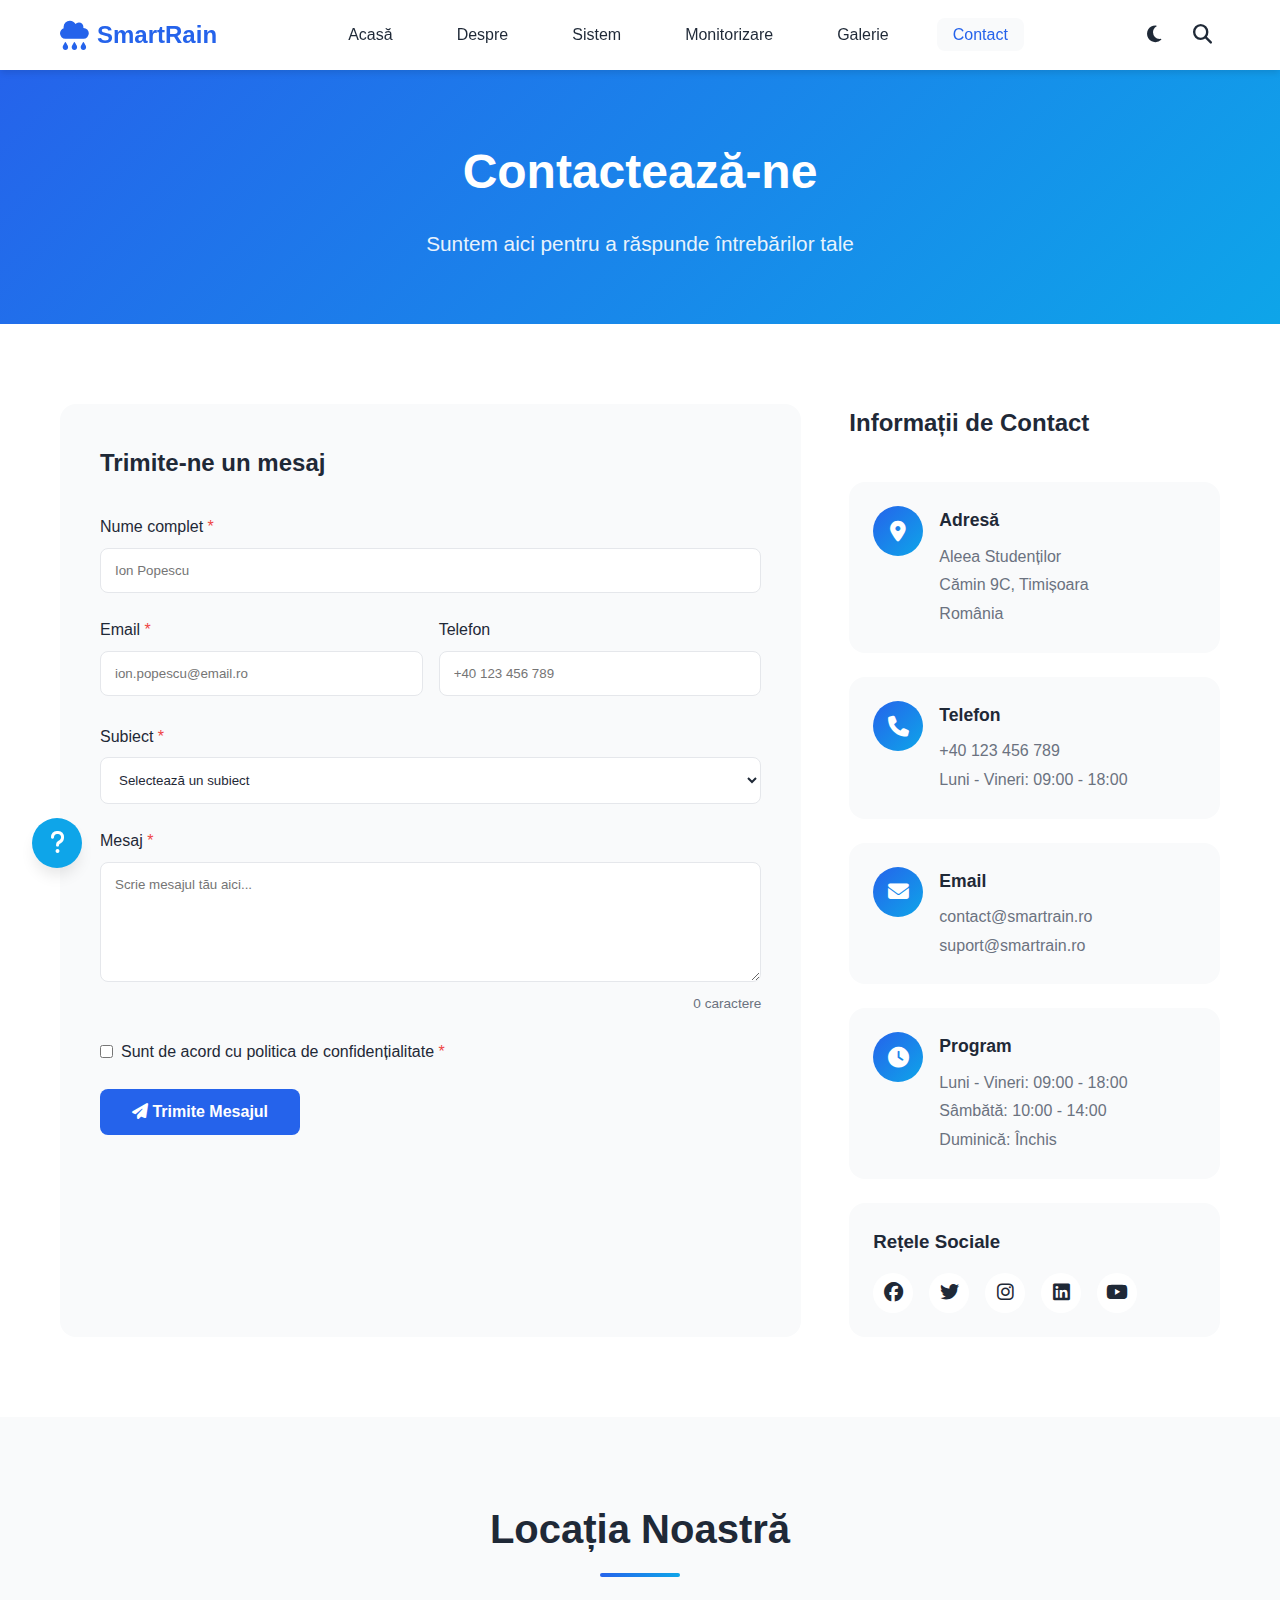
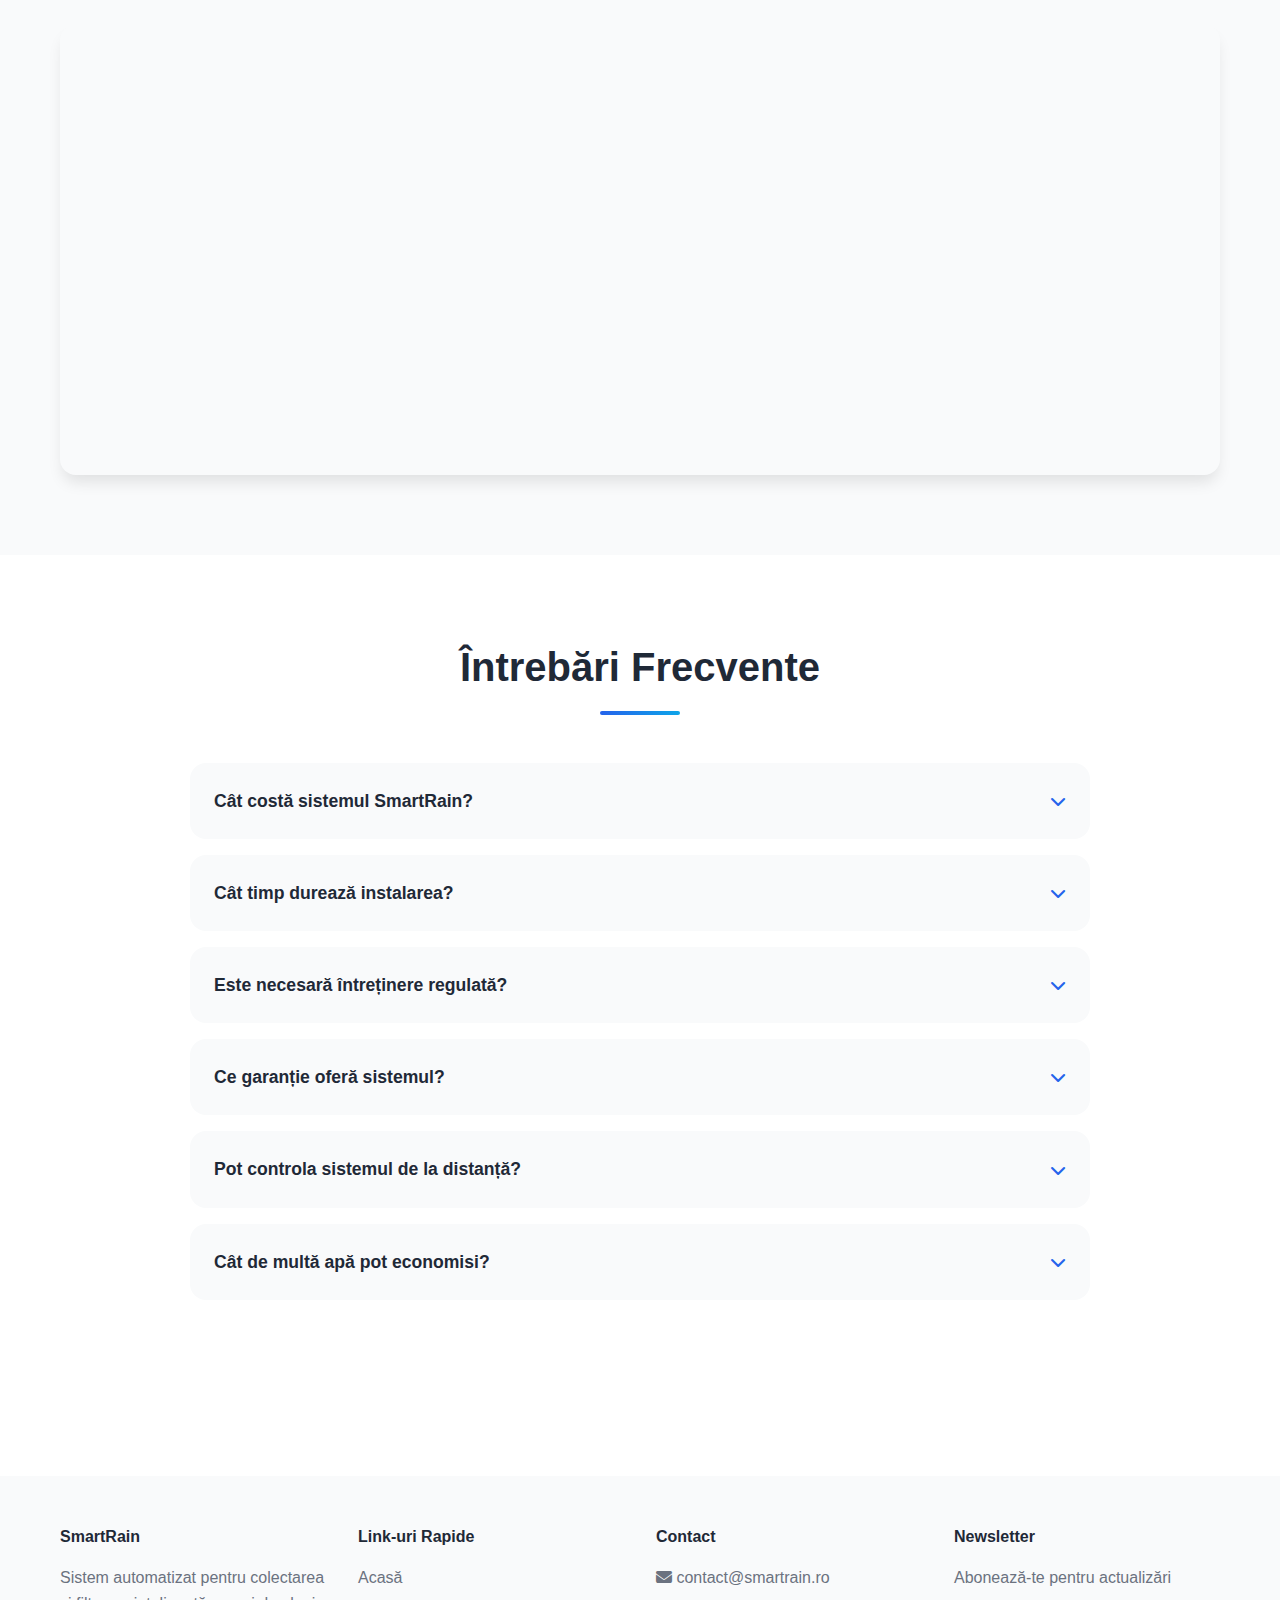
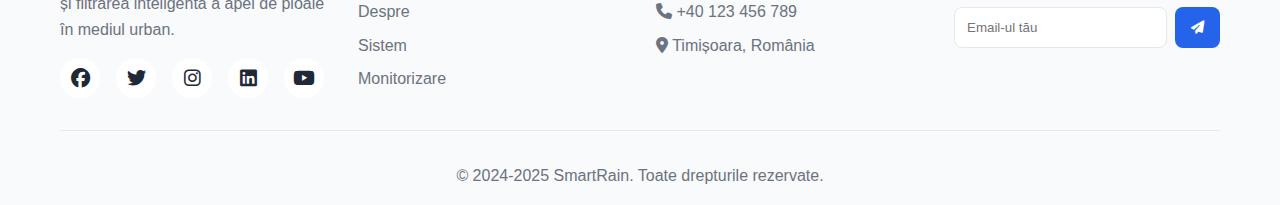
<file: contact.html>
<!DOCTYPE html>
<html lang="ro">
<head>
    <meta charset="UTF-8">
    <meta name="viewport" content="width=device-width, initial-scale=1.0">
    <title>Contact - SmartRain</title>
    <link rel="stylesheet" href="css/style.css">
    <link rel="stylesheet" href="https://cdnjs.cloudflare.com/ajax/libs/font-awesome/6.4.0/css/all.min.css">
    <!-- Google tag (gtag.js) -->
    <script async src="https://www.googletagmanager.com/gtag/js?id=G-YFC992KBTC"></script>
    <script>
        window.dataLayer = window.dataLayer || [];
        function gtag(){dataLayer.push(arguments);}
        gtag('js', new Date());
        gtag('config', 'G-YFC992KBTC');
    </script>
</head>
<body>
    <!-- Fixed Navigation Bar -->
    <nav class="navbar" id="navbar">
        <div class="container">
            <a href="index.html" class="nav-brand">
                <i class="fas fa-cloud-rain"></i>
                <span>SmartRain</span>
            </a>
            <div class="nav-toggle" id="navToggle">
                <span></span>
                <span></span>
                <span></span>
            </div>
            <ul class="nav-menu" id="navMenu">
                <li><a href="index.html">Acasă</a></li>
                <li><a href="despre.html">Despre</a></li>
                <li><a href="sistem.html">Sistem</a></li>
                <li><a href="monitorizare.html">Monitorizare</a></li>
                <li><a href="galerie.html">Galerie</a></li>
                <li><a href="contact.html" class="active">Contact</a></li>
            </ul>
            <div class="nav-actions">
                <button class="theme-toggle" id="themeToggle" title="Schimbă tema">
                    <i class="fas fa-moon"></i>
                </button>
                <button class="search-toggle" id="searchToggle" title="Căutare">
                    <i class="fas fa-search"></i>
                </button>
            </div>
        </div>
    </nav>

    <!-- Search Overlay -->
    <div class="search-overlay" id="searchOverlay">
        <div class="search-container">
            <input type="text" id="searchInput" placeholder="Caută în site..." autocomplete="off">
            <button class="search-close" id="searchClose">
                <i class="fas fa-times"></i>
            </button>
            <div id="searchResults" class="search-results"></div>
        </div>
    </div>

    <!-- Page Header -->
    <section class="page-header">
        <div class="container">
            <h1>Contactează-ne</h1>
            <p>Suntem aici pentru a răspunde întrebărilor tale</p>
        </div>
    </section>

    <!-- Contact Section -->
    <section class="contact-section">
        <div class="container">
            <div id="contactMessage" class="alert" style="display: none;"></div>

            <div class="contact-grid">
                <!-- Contact Form -->
                <div class="contact-form-container">
                    <h2>Trimite-ne un mesaj</h2>
                    <form class="contact-form" method="POST" action="contact.html" id="contactForm">
                        <div class="form-group">
                            <label for="name">Nume complet <span class="required">*</span></label>
                            <input type="text" id="name" name="name" required placeholder="Ion Popescu">
                            <span class="form-error" id="nameError"></span>
                        </div>

                        <div class="form-row">
                            <div class="form-group">
                                <label for="email">Email <span class="required">*</span></label>
                                <input type="email" id="email" name="email" required placeholder="ion.popescu@email.ro">
                                <span class="form-error" id="emailError"></span>
                            </div>

                            <div class="form-group">
                                <label for="phone">Telefon</label>
                                <input type="tel" id="phone" name="phone" placeholder="+40 123 456 789">
                                <span class="form-error" id="phoneError"></span>
                            </div>
                        </div>

                        <div class="form-group">
                            <label for="subject">Subiect <span class="required">*</span></label>
                            <select id="subject" name="subject" required>
                                <option value="">Selectează un subiect</option>
                                <option value="informatii">Informații generale</option>
                                <option value="pret">Solicitare ofertă de preț</option>
                                <option value="suport">Suport tehnic</option>
                                <option value="colaborare">Oportunități de colaborare</option>
                                <option value="altele">Altele</option>
                            </select>
                            <span class="form-error" id="subjectError"></span>
                        </div>

                        <div class="form-group">
                            <label for="message">Mesaj <span class="required">*</span></label>
                            <textarea id="message" name="message" rows="6" required placeholder="Scrie mesajul tău aici..."></textarea>
                            <span class="form-error" id="messageError"></span>
                        </div>

                        <div class="form-group checkbox-group">
                            <label>
                                <input type="checkbox" id="privacy" name="privacy" required>
                                <span>Sunt de acord cu <a href="#">politica de confidențialitate</a> <span class="required">*</span></span>
                            </label>
                            <span class="form-error" id="privacyError"></span>
                        </div>

                        <button type="submit" class="btn btn-primary">
                            <i class="fas fa-paper-plane"></i> Trimite Mesajul
                        </button>
                    </form>
                </div>

                <!-- Contact Info -->
                <div class="contact-info">
                    <h2>Informații de Contact</h2>
                    
                    <div class="info-card">
                        <div class="info-icon">
                            <i class="fas fa-map-marker-alt"></i>
                        </div>
                        <div class="info-content">
                            <h3>Adresă</h3>
                            <p>Aleea Studenților<br>Cămin 9C, Timișoara<br>România</p>
                        </div>
                    </div>

                    <div class="info-card">
                        <div class="info-icon">
                            <i class="fas fa-phone"></i>
                        </div>
                        <div class="info-content">
                            <h3>Telefon</h3>
                            <p>+40 123 456 789<br>Luni - Vineri: 09:00 - 18:00</p>
                        </div>
                    </div>

                    <div class="info-card">
                        <div class="info-icon">
                            <i class="fas fa-envelope"></i>
                        </div>
                        <div class="info-content">
                            <h3>Email</h3>
                            <p>contact@smartrain.ro<br>suport@smartrain.ro</p>
                        </div>
                    </div>

                    <div class="info-card">
                        <div class="info-icon">
                            <i class="fas fa-clock"></i>
                        </div>
                        <div class="info-content">
                            <h3>Program</h3>
                            <p>Luni - Vineri: 09:00 - 18:00<br>Sâmbătă: 10:00 - 14:00<br>Duminică: Închis</p>
                        </div>
                    </div>

                    <div class="social-contact">
                        <h3>Rețele Sociale</h3>
                        <div class="social-links">
                            <a href="#" aria-label="Facebook"><i class="fab fa-facebook"></i></a>
                            <a href="#" aria-label="Twitter"><i class="fab fa-twitter"></i></a>
                            <a href="#" aria-label="Instagram"><i class="fab fa-instagram"></i></a>
                            <a href="#" aria-label="LinkedIn"><i class="fab fa-linkedin"></i></a>
                            <a href="#" aria-label="YouTube"><i class="fab fa-youtube"></i></a>
                        </div>
                    </div>
                </div>
            </div>
        </div>
    </section>

    <!-- Map Section -->
    <section class="map-section">
        <div class="container">
            <h2 class="section-title">Locația Noastră</h2>
            <div class="map-container">
                <iframe src="https://www.google.com/maps/embed?pb=!1m18!1m12!1m3!1d2783.3888888888888!2d21.227777777777778!3d45.756666666666664!2m3!1f0!2f0!3f0!3m2!1i1024!2i768!4f13.1!3m3!1m2!1s0x47455d84610555b1%3A0x5528e7b1e1c3c7c7!2sAleea%20Studen%C8%9Bilor%2C%20Timi%C8%99oara%2C%20Romania!5e0!3m2!1sen!2s!4v1700000000000!5m2!1sen!2s" 
                        width="100%" 
                        height="450" 
                        style="border:0;" 
                        allowfullscreen="" 
                        loading="lazy" 
                        referrerpolicy="no-referrer-when-downgrade">
                </iframe>
            </div>
        </div>
    </section>

    <!-- FAQ Section -->
    <section class="faq-section">
        <div class="container">
            <h2 class="section-title">Întrebări Frecvente</h2>
            <div class="faq-grid">
                <div class="faq-item">
                    <div class="faq-question">
                        <h3>Cât costă sistemul SmartRain?</h3>
                        <i class="fas fa-chevron-down"></i>
                    </div>
                    <div class="faq-answer">
                        <p>Prețul sistemului variază în funcție de configurație și capacitatea rezervorului. Vă rugăm să ne contactați pentru o ofertă personalizată.</p>
                    </div>
                </div>

                <div class="faq-item">
                    <div class="faq-question">
                        <h3>Cât timp durează instalarea?</h3>
                        <i class="fas fa-chevron-down"></i>
                    </div>
                    <div class="faq-answer">
                        <p>Instalarea standard durează între 1-2 zile, în funcție de complexitatea sistemului și configurația locației.</p>
                    </div>
                </div>

                <div class="faq-item">
                    <div class="faq-question">
                        <h3>Este necesară întreținere regulată?</h3>
                        <i class="fas fa-chevron-down"></i>
                    </div>
                    <div class="faq-answer">
                        <p>Sistemul necesită întreținere minimă: curățare filtre la 3-6 luni și verificare senzori anual. Sistemul AI vă va notifica automat când este necesară întreținerea.</p>
                    </div>
                </div>

                <div class="faq-item">
                    <div class="faq-question">
                        <h3>Ce garanție oferă sistemul?</h3>
                        <i class="fas fa-chevron-down"></i>
                    </div>
                    <div class="faq-answer">
                        <p>Oferim garanție de 2 ani pentru componentele hardware și suport tehnic gratuit pentru software pe toată durata de viață a produsului.</p>
                    </div>
                </div>

                <div class="faq-item">
                    <div class="faq-question">
                        <h3>Pot controla sistemul de la distanță?</h3>
                        <i class="fas fa-chevron-down"></i>
                    </div>
                    <div class="faq-answer">
                        <p>Da! Sistemul este complet conectat și poate fi controlat de la distanță prin interfața web sau aplicația mobilă de oriunde aveți acces la internet.</p>
                    </div>
                </div>

                <div class="faq-item">
                    <div class="faq-question">
                        <h3>Cât de multă apă pot economisi?</h3>
                        <i class="fas fa-chevron-down"></i>
                    </div>
                    <div class="faq-answer">
                        <p>În medie, utilizatorii economisesc 30-40% din consumul de apă potabilă, variând în funcție de cantitatea de precipitații din zona dumneavoastră.</p>
                    </div>
                </div>
            </div>
        </div>
    </section>

    <!-- Footer -->
    <footer class="footer">
        <div class="container">
            <div class="footer-grid">
                <div class="footer-col">
                    <h4>SmartRain</h4>
                    <p>Sistem automatizat pentru colectarea și filtrarea inteligentă a apei de ploaie în mediul urban.</p>
                    <div class="social-links">
                        <a href="#" aria-label="Facebook"><i class="fab fa-facebook"></i></a>
                        <a href="#" aria-label="Twitter"><i class="fab fa-twitter"></i></a>
                        <a href="#" aria-label="Instagram"><i class="fab fa-instagram"></i></a>
                        <a href="#" aria-label="LinkedIn"><i class="fab fa-linkedin"></i></a>
                        <a href="#" aria-label="YouTube"><i class="fab fa-youtube"></i></a>
                    </div>
                </div>
                <div class="footer-col">
                    <h4>Link-uri Rapide</h4>
                    <ul>
                        <li><a href="index.html">Acasă</a></li>
                        <li><a href="despre.html">Despre</a></li>
                        <li><a href="sistem.html">Sistem</a></li>
                        <li><a href="monitorizare.html">Monitorizare</a></li>
                    </ul>
                </div>
                <div class="footer-col">
                    <h4>Contact</h4>
                    <ul>
                        <li><i class="fas fa-envelope"></i> contact@smartrain.ro</li>
                        <li><i class="fas fa-phone"></i> +40 123 456 789</li>
                        <li><i class="fas fa-map-marker-alt"></i> Timișoara, România</li>
                    </ul>
                </div>
                <div class="footer-col">
                    <h4>Newsletter</h4>
                    <p>Abonează-te pentru actualizări</p>
                    <form class="newsletter-form">
                        <input type="email" placeholder="Email-ul tău" required>
                        <button type="submit"><i class="fas fa-paper-plane"></i></button>
                    </form>
                </div>
            </div>
            <div class="footer-bottom">
                <p>&copy; 2024-2025 SmartRain. Toate drepturile rezervate.</p>
            </div>
        </div>
    </footer>

    <!-- Scroll to Top Button -->
    <button class="scroll-top" id="scrollTop" title="Sus">
        <i class="fas fa-arrow-up"></i>
    </button>

    <!-- Help Button -->
    <button class="help-btn" id="helpBtn" title="Ajutor">
        <i class="fas fa-question"></i>
    </button>

    <!-- Help Modal -->
    <div class="modal" id="helpModal">
        <div class="modal-content">
            <span class="modal-close">&times;</span>
            <h2>Ajutor</h2>
            <div class="help-content">
                <h3>Navigare</h3>
                <p>Folosește meniul de navigare pentru a explora diferitele secțiuni ale site-ului.</p>
                <h3>Căutare</h3>
                <p>Apasă pe iconița de căutare pentru a căuta informații în site.</p>
                <h3>Temă</h3>
                <p>Folosește butonul de temă pentru a comuta între modul light și dark.</p>
                <h3>Contact</h3>
                <p>Pentru întrebări, vizitează pagina de <a href="contact.html">Contact</a>.</p>
            </div>
        </div>
    </div>

    <script src="js/script.js"></script>
    <script src="js/contact.js"></script>
</body>
</html>
</file>
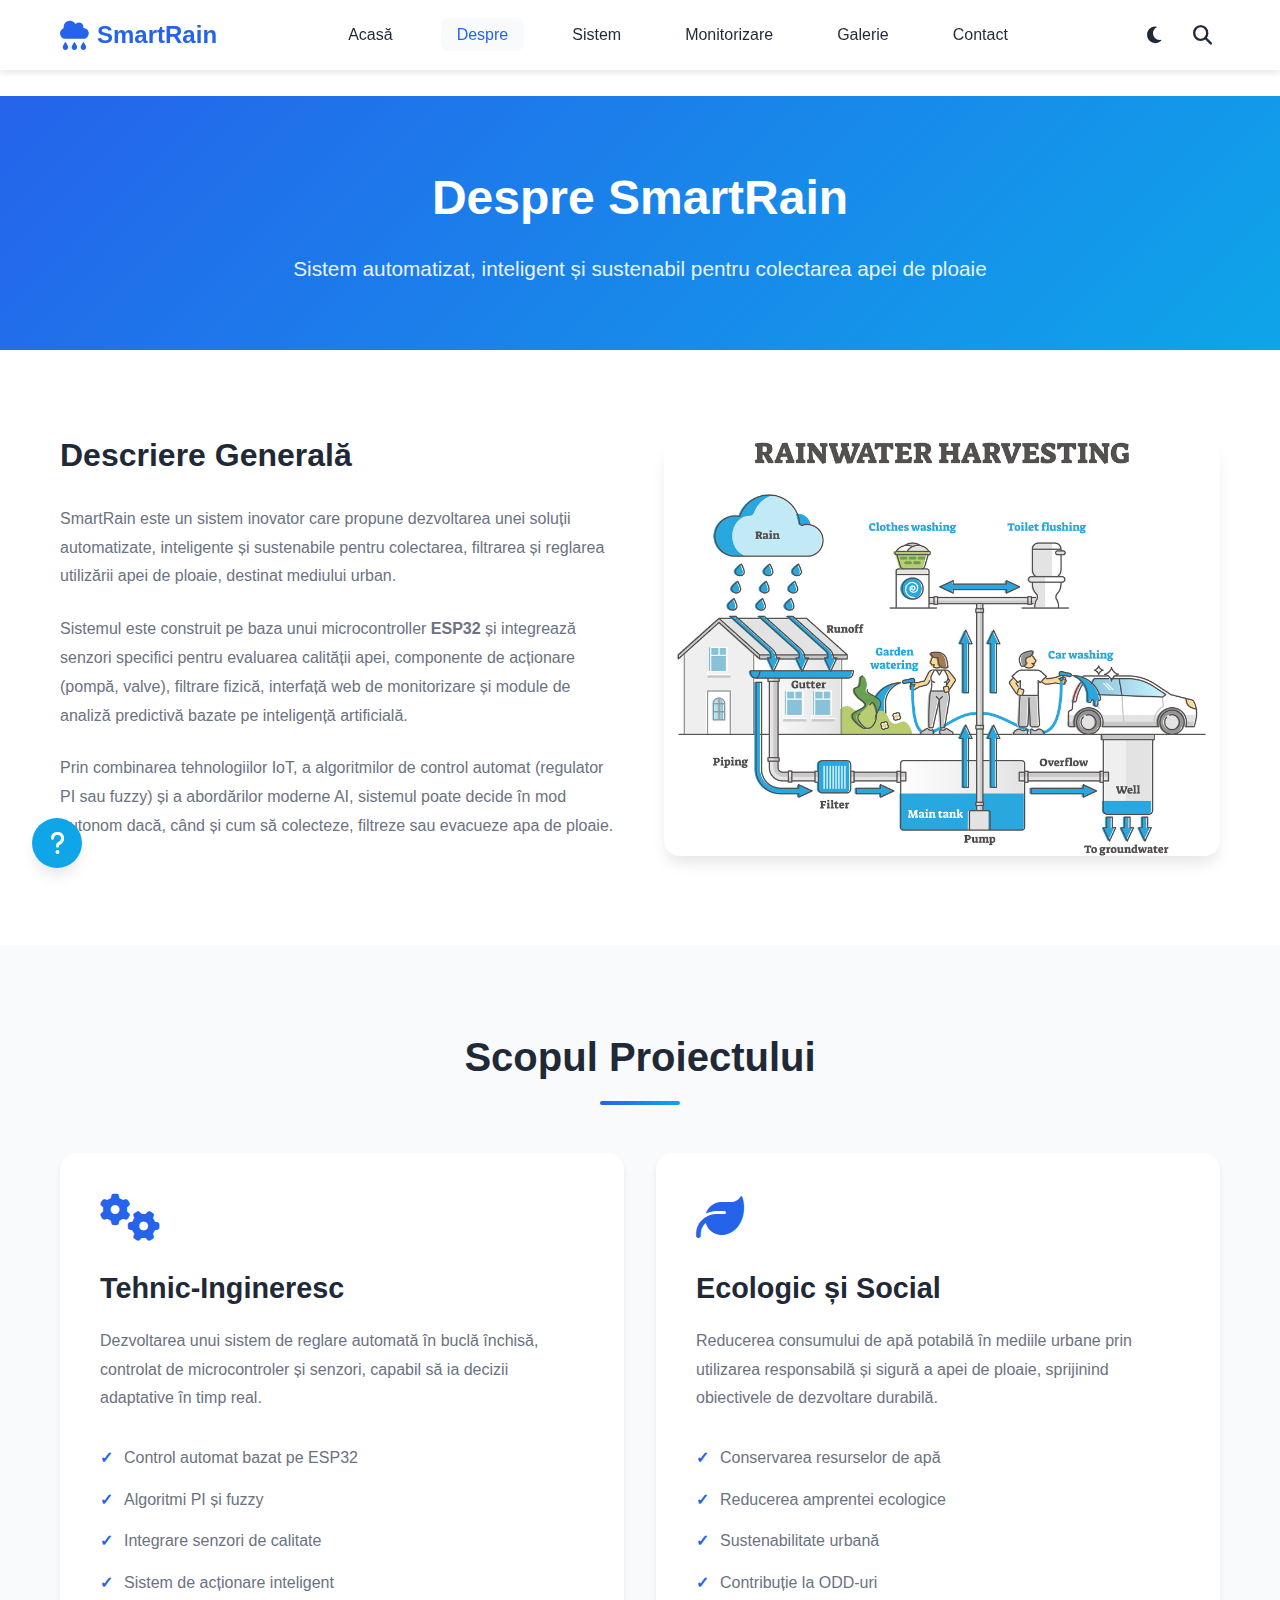
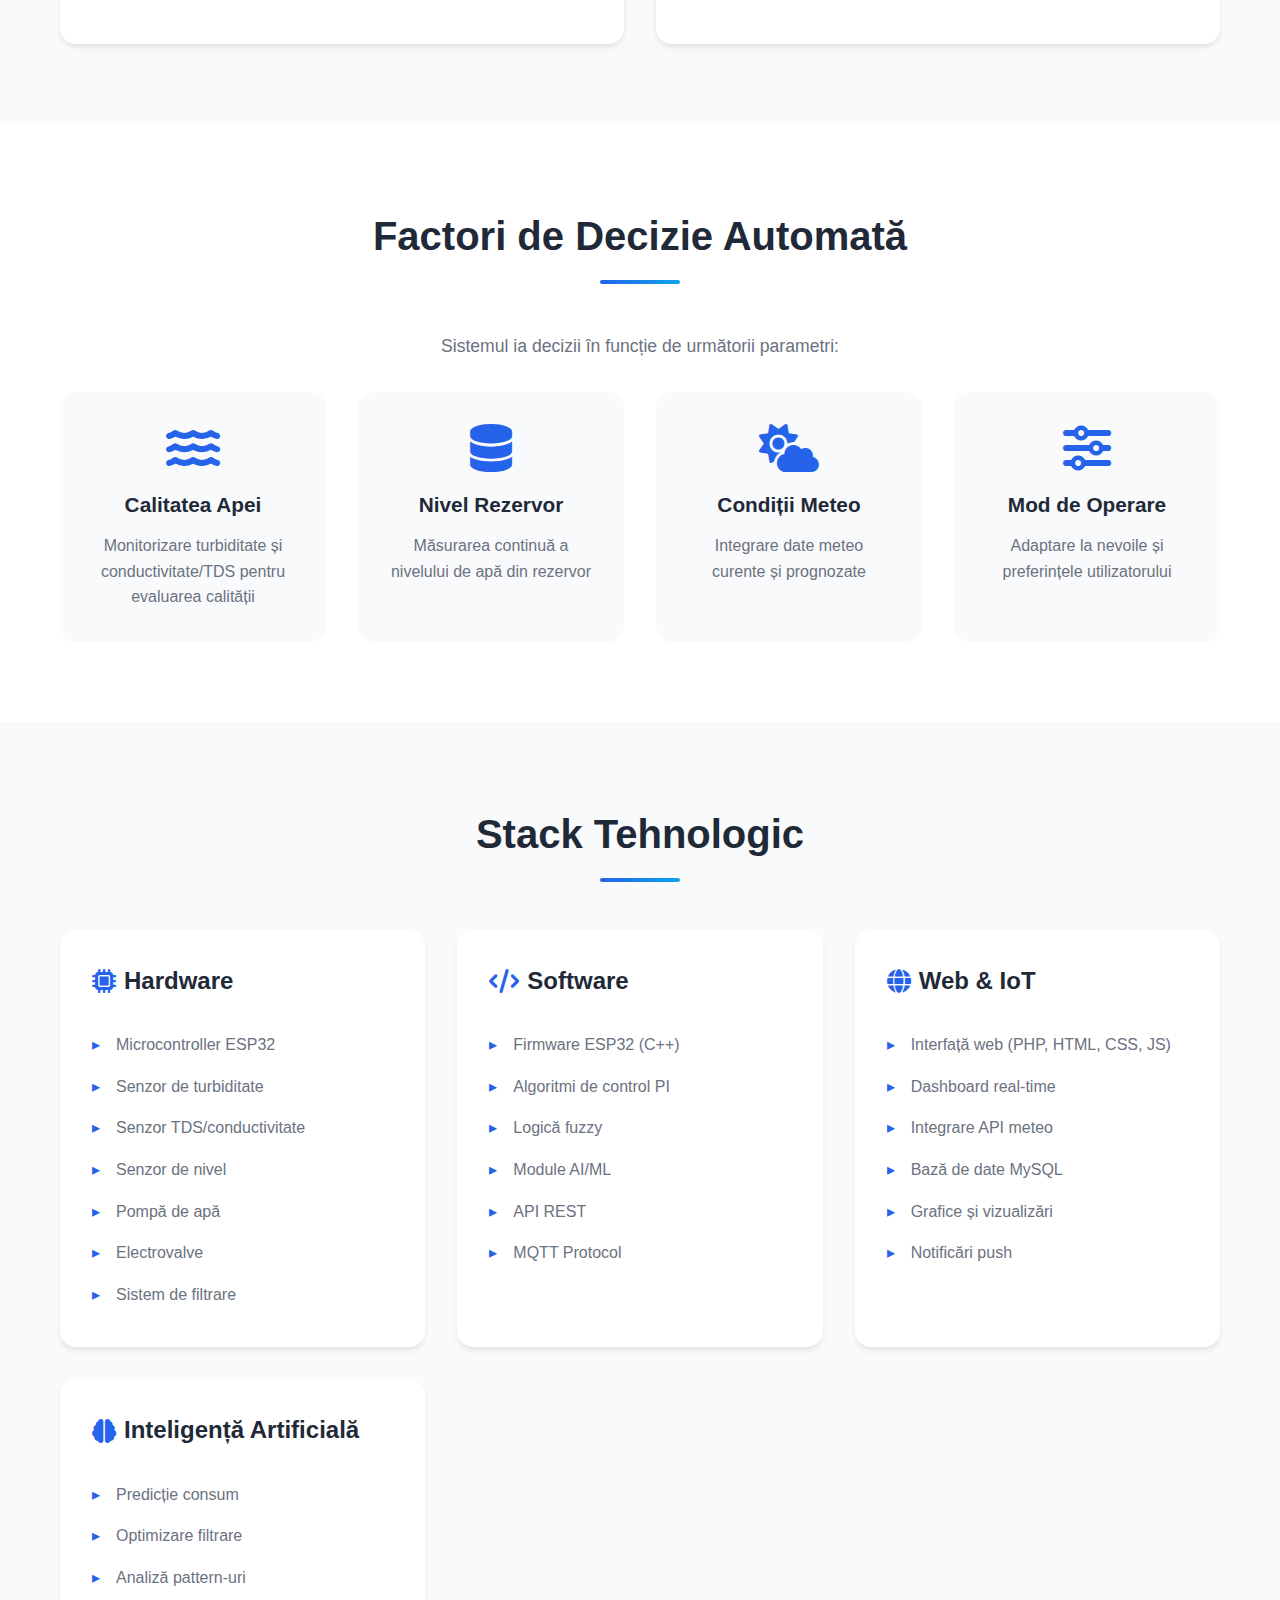
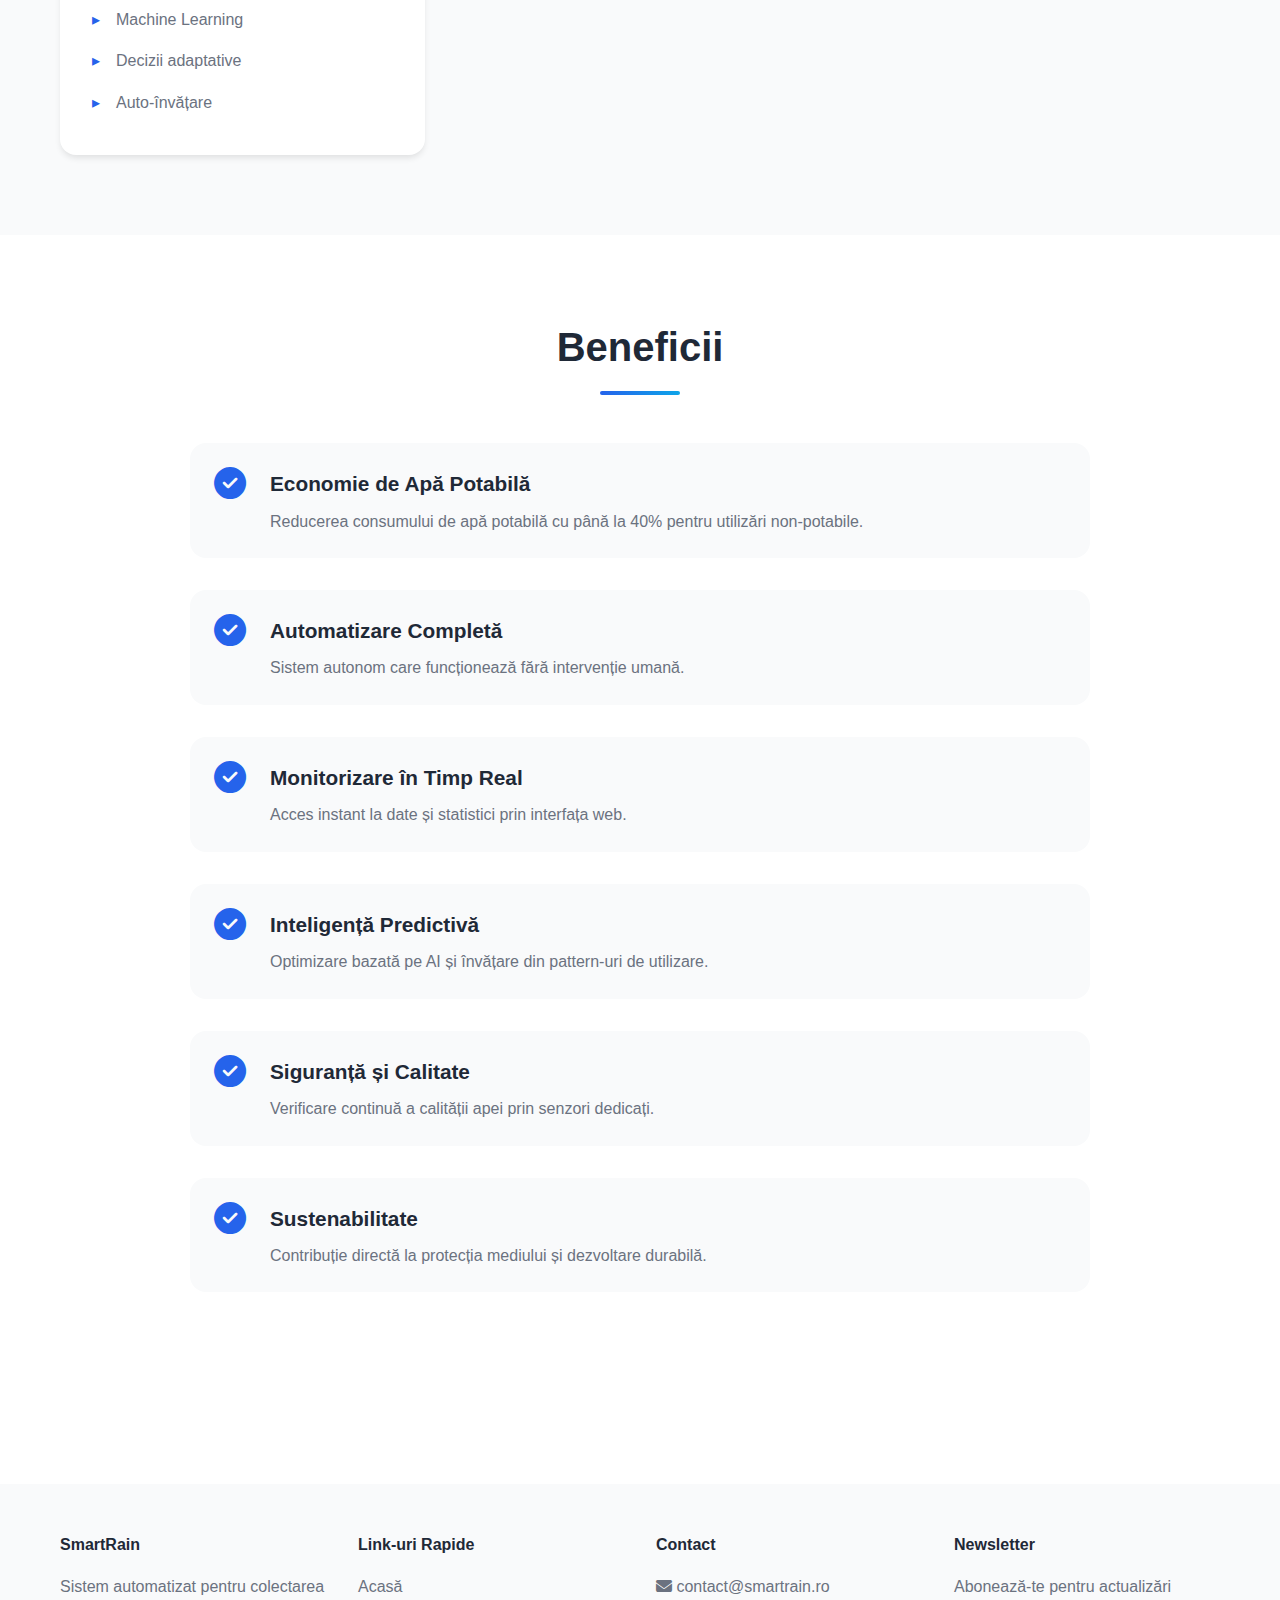
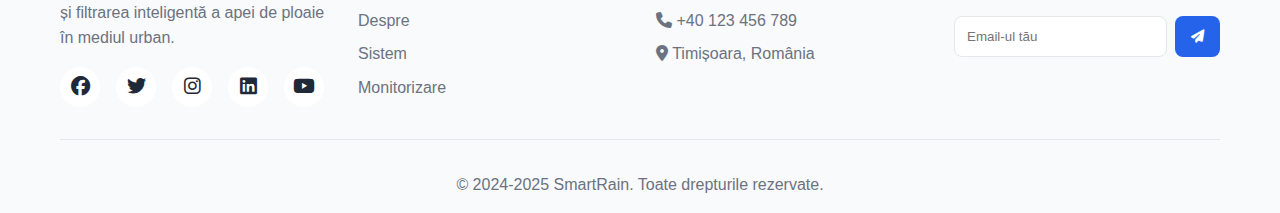
<file: despre.html>
?>
<!DOCTYPE html>
<html lang="ro">
<head>
    <meta charset="UTF-8">
    <meta name="viewport" content="width=device-width, initial-scale=1.0">
    <title>Despre - SmartRain</title>
    <link rel="stylesheet" href="css/style.css">
    <link rel="stylesheet" href="https://cdnjs.cloudflare.com/ajax/libs/font-awesome/6.4.0/css/all.min.css">
    <!-- Google tag (gtag.js) -->
    <script async src="https://www.googletagmanager.com/gtag/js?id=G-YFC992KBTC"></script>
    <script>
        window.dataLayer = window.dataLayer || [];
        function gtag(){dataLayer.push(arguments);}
        gtag('js', new Date());
        gtag('config', 'G-YFC992KBTC');
    </script>
</head>
<body>
    <!-- Fixed Navigation Bar -->
    <nav class="navbar" id="navbar">
        <div class="container">
            <a href="index.html" class="nav-brand">
                <i class="fas fa-cloud-rain"></i>
                <span>SmartRain</span>
            </a>
            <div class="nav-toggle" id="navToggle">
                <span></span>
                <span></span>
                <span></span>
            </div>
            <ul class="nav-menu" id="navMenu">
                <li><a href="index.html">Acasă</a></li>
                <li><a href="despre.html" class="active">Despre</a></li>
                <li><a href="sistem.html">Sistem</a></li>
                <li><a href="monitorizare.html">Monitorizare</a></li>
                <li><a href="galerie.html">Galerie</a></li>
                <li><a href="contact.html">Contact</a></li>
            </ul>
            <div class="nav-actions">
                <button class="theme-toggle" id="themeToggle" title="Schimbă tema">
                    <i class="fas fa-moon"></i>
                </button>
                <button class="search-toggle" id="searchToggle" title="Căutare">
                    <i class="fas fa-search"></i>
                </button>
            </div>
        </div>
    </nav>

    <!-- Search Overlay -->
    <div class="search-overlay" id="searchOverlay">
        <div class="search-container">
            <input type="text" id="searchInput" placeholder="Caută în site..." autocomplete="off">
            <button class="search-close" id="searchClose">
                <i class="fas fa-times"></i>
            </button>
            <div id="searchResults" class="search-results"></div>
        </div>
    </div>

    <!-- Page Header -->
    <section class="page-header">
        <div class="container">
            <h1>Despre SmartRain</h1>
            <p>Sistem automatizat, inteligent și sustenabil pentru colectarea apei de ploaie</p>
        </div>
    </section>

    <!-- About Content -->
    <section class="about-content">
        <div class="container">
            <div class="content-grid">
                <div class="content-text">
                    <h2>Descriere Generală</h2>
                    <p>SmartRain este un sistem inovator care propune dezvoltarea unei soluții automatizate, inteligente și sustenabile pentru colectarea, filtrarea și reglarea utilizării apei de ploaie, destinat mediului urban.</p>
                    
                    <p>Sistemul este construit pe baza unui microcontroller <strong>ESP32</strong> și integrează senzori specifici pentru evaluarea calității apei, componente de acționare (pompă, valve), filtrare fizică, interfață web de monitorizare și module de analiză predictivă bazate pe inteligență artificială.</p>
                    
                    <p>Prin combinarea tehnologiilor IoT, a algoritmilor de control automat (regulator PI sau fuzzy) și a abordărilor moderne AI, sistemul poate decide în mod autonom dacă, când și cum să colecteze, filtreze sau evacueze apa de ploaie.</p>
                </div>
                <div class="content-image">
                    <img src="images/about-system.jpg" alt="Sistem SmartRain">
                </div>
            </div>
        </div>
    </section>

    <!-- Objectives Section -->
    <section class="objectives">
        <div class="container">
            <h2 class="section-title">Scopul Proiectului</h2>
            <div class="objectives-grid">
                <div class="objective-card">
                    <div class="objective-icon">
                        <i class="fas fa-cogs"></i>
                    </div>
                    <h3>Tehnic-Ingineresc</h3>
                    <p>Dezvoltarea unui sistem de reglare automată în buclă închisă, controlat de microcontroler și senzori, capabil să ia decizii adaptative în timp real.</p>
                    <ul>
                        <li>Control automat bazat pe ESP32</li>
                        <li>Algoritmi PI și fuzzy</li>
                        <li>Integrare senzori de calitate</li>
                        <li>Sistem de acționare inteligent</li>
                    </ul>
                </div>
                <div class="objective-card">
                    <div class="objective-icon">
                        <i class="fas fa-leaf"></i>
                    </div>
                    <h3>Ecologic și Social</h3>
                    <p>Reducerea consumului de apă potabilă în mediile urbane prin utilizarea responsabilă și sigură a apei de ploaie, sprijinind obiectivele de dezvoltare durabilă.</p>
                    <ul>
                        <li>Conservarea resurselor de apă</li>
                        <li>Reducerea amprentei ecologice</li>
                        <li>Sustenabilitate urbană</li>
                        <li>Contribuție la ODD-uri</li>
                    </ul>
                </div>
            </div>
        </div>
    </section>

    <!-- Decision Factors -->
    <section class="decision-factors">
        <div class="container">
            <h2 class="section-title">Factori de Decizie Automată</h2>
            <p class="section-subtitle">Sistemul ia decizii în funcție de următorii parametri:</p>
            <div class="factors-grid">
                <div class="factor-card">
                    <i class="fas fa-water"></i>
                    <h3>Calitatea Apei</h3>
                    <p>Monitorizare turbiditate și conductivitate/TDS pentru evaluarea calității</p>
                </div>
                <div class="factor-card">
                    <i class="fas fa-database"></i>
                    <h3>Nivel Rezervor</h3>
                    <p>Măsurarea continuă a nivelului de apă din rezervor</p>
                </div>
                <div class="factor-card">
                    <i class="fas fa-cloud-sun"></i>
                    <h3>Condiții Meteo</h3>
                    <p>Integrare date meteo curente și prognozate</p>
                </div>
                <div class="factor-card">
                    <i class="fas fa-sliders-h"></i>
                    <h3>Mod de Operare</h3>
                    <p>Adaptare la nevoile și preferințele utilizatorului</p>
                </div>
            </div>
        </div>
    </section>

    <!-- Technology Stack -->
    <section class="technology">
        <div class="container">
            <h2 class="section-title">Stack Tehnologic</h2>
            <div class="tech-grid">
                <div class="tech-category">
                    <h3><i class="fas fa-microchip"></i> Hardware</h3>
                    <ul>
                        <li>Microcontroller ESP32</li>
                        <li>Senzor de turbiditate</li>
                        <li>Senzor TDS/conductivitate</li>
                        <li>Senzor de nivel</li>
                        <li>Pompă de apă</li>
                        <li>Electrovalve</li>
                        <li>Sistem de filtrare</li>
                    </ul>
                </div>
                <div class="tech-category">
                    <h3><i class="fas fa-code"></i> Software</h3>
                    <ul>
                        <li>Firmware ESP32 (C++)</li>
                        <li>Algoritmi de control PI</li>
                        <li>Logică fuzzy</li>
                        <li>Module AI/ML</li>
                        <li>API REST</li>
                        <li>MQTT Protocol</li>
                    </ul>
                </div>
                <div class="tech-category">
                    <h3><i class="fas fa-globe"></i> Web & IoT</h3>
                    <ul>
                        <li>Interfață web (PHP, HTML, CSS, JS)</li>
                        <li>Dashboard real-time</li>
                        <li>Integrare API meteo</li>
                        <li>Bază de date MySQL</li>
                        <li>Grafice și vizualizări</li>
                        <li>Notificări push</li>
                    </ul>
                </div>
                <div class="tech-category">
                    <h3><i class="fas fa-brain"></i> Inteligență Artificială</h3>
                    <ul>
                        <li>Predicție consum</li>
                        <li>Optimizare filtrare</li>
                        <li>Analiză pattern-uri</li>
                        <li>Machine Learning</li>
                        <li>Decizii adaptative</li>
                        <li>Auto-învățare</li>
                    </ul>
                </div>
            </div>
        </div>
    </section>

    <!-- Benefits Section -->
    <section class="benefits">
        <div class="container">
            <h2 class="section-title">Beneficii</h2>
            <div class="benefits-list">
                <div class="benefit-item">
                    <i class="fas fa-check-circle"></i>
                    <div>
                        <h3>Economie de Apă Potabilă</h3>
                        <p>Reducerea consumului de apă potabilă cu până la 40% pentru utilizări non-potabile.</p>
                    </div>
                </div>
                <div class="benefit-item">
                    <i class="fas fa-check-circle"></i>
                    <div>
                        <h3>Automatizare Completă</h3>
                        <p>Sistem autonom care funcționează fără intervenție umană.</p>
                    </div>
                </div>
                <div class="benefit-item">
                    <i class="fas fa-check-circle"></i>
                    <div>
                        <h3>Monitorizare în Timp Real</h3>
                        <p>Acces instant la date și statistici prin interfața web.</p>
                    </div>
                </div>
                <div class="benefit-item">
                    <i class="fas fa-check-circle"></i>
                    <div>
                        <h3>Inteligență Predictivă</h3>
                        <p>Optimizare bazată pe AI și învățare din pattern-uri de utilizare.</p>
                    </div>
                </div>
                <div class="benefit-item">
                    <i class="fas fa-check-circle"></i>
                    <div>
                        <h3>Siguranță și Calitate</h3>
                        <p>Verificare continuă a calității apei prin senzori dedicați.</p>
                    </div>
                </div>
                <div class="benefit-item">
                    <i class="fas fa-check-circle"></i>
                    <div>
                        <h3>Sustenabilitate</h3>
                        <p>Contribuție directă la protecția mediului și dezvoltare durabilă.</p>
                    </div>
                </div>
            </div>
        </div>
    </section>

    <!-- Footer -->
    <footer class="footer">
        <div class="container">
            <div class="footer-grid">
                <div class="footer-col">
                    <h4>SmartRain</h4>
                    <p>Sistem automatizat pentru colectarea și filtrarea inteligentă a apei de ploaie în mediul urban.</p>
                    <div class="social-links">
                        <a href="#" aria-label="Facebook"><i class="fab fa-facebook"></i></a>
                        <a href="#" aria-label="Twitter"><i class="fab fa-twitter"></i></a>
                        <a href="#" aria-label="Instagram"><i class="fab fa-instagram"></i></a>
                        <a href="#" aria-label="LinkedIn"><i class="fab fa-linkedin"></i></a>
                        <a href="#" aria-label="YouTube"><i class="fab fa-youtube"></i></a>
                    </div>
                </div>
                <div class="footer-col">
                    <h4>Link-uri Rapide</h4>
                    <ul>
                        <li><a href="index.html">Acasă</a></li>
                        <li><a href="despre.html">Despre</a></li>
                        <li><a href="sistem.html">Sistem</a></li>
                        <li><a href="monitorizare.html">Monitorizare</a></li>
                    </ul>
                </div>
                <div class="footer-col">
                    <h4>Contact</h4>
                    <ul>
                        <li><i class="fas fa-envelope"></i> contact@smartrain.ro</li>
                        <li><i class="fas fa-phone"></i> +40 123 456 789</li>
                        <li><i class="fas fa-map-marker-alt"></i> Timișoara, România</li>
                    </ul>
                </div>
                <div class="footer-col">
                    <h4>Newsletter</h4>
                    <p>Abonează-te pentru actualizări</p>
                    <form class="newsletter-form">
                        <input type="email" placeholder="Email-ul tău" required>
                        <button type="submit"><i class="fas fa-paper-plane"></i></button>
                    </form>
                </div>
            </div>
            <div class="footer-bottom">
                <p>&copy; 2024-2025 SmartRain. Toate drepturile rezervate.</p>
            </div>
        </div>
    </footer>

    <!-- Scroll to Top Button -->
    <button class="scroll-top" id="scrollTop" title="Sus">
        <i class="fas fa-arrow-up"></i>
    </button>

    <!-- Help Button -->
    <button class="help-btn" id="helpBtn" title="Ajutor">
        <i class="fas fa-question"></i>
    </button>

    <!-- Help Modal -->
    <div class="modal" id="helpModal">
        <div class="modal-content">
            <span class="modal-close">&times;</span>
            <h2>Ajutor</h2>
            <div class="help-content">
                <h3>Navigare</h3>
                <p>Folosește meniul de navigare pentru a explora diferitele secțiuni ale site-ului.</p>
                <h3>Căutare</h3>
                <p>Apasă pe iconița de căutare pentru a căuta informații în site.</p>
                <h3>Temă</h3>
                <p>Folosește butonul de temă pentru a comuta între modul light și dark.</p>
                <h3>Contact</h3>
                <p>Pentru întrebări, vizitează pagina de <a href="contact.html">Contact</a>.</p>
            </div>
        </div>
    </div>

    <script src="js/script.js"></script>
</body>
</html>
</file>
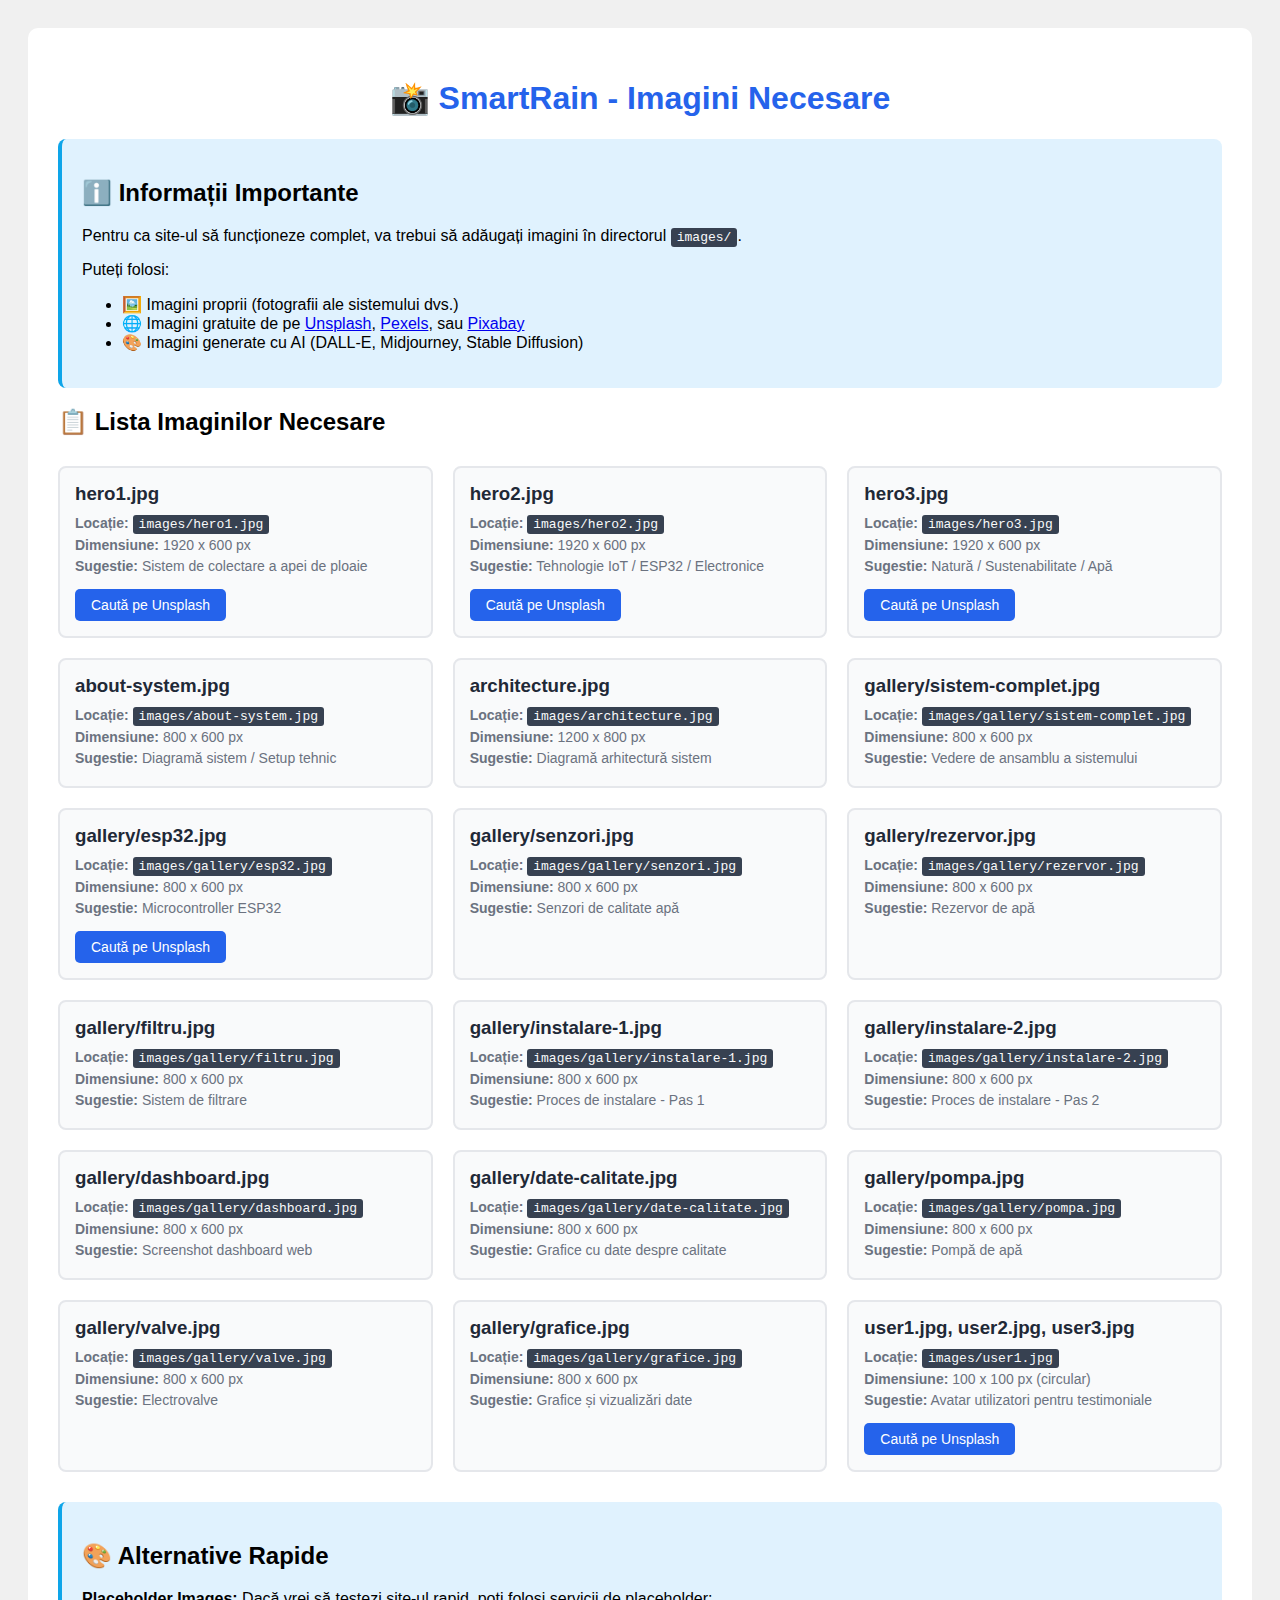
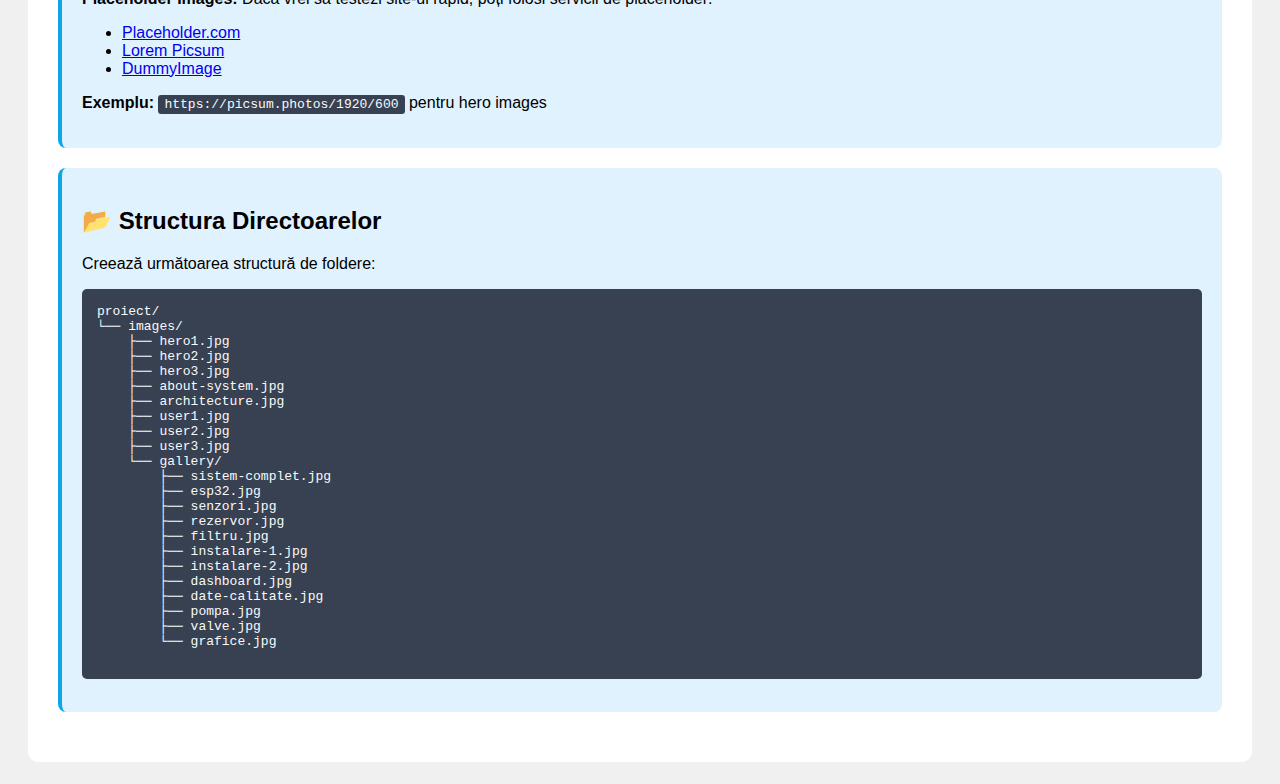
<file: IMAGINI-NECESARE.html>
<!DOCTYPE html>
<html lang="ro">
<head>
    <meta charset="UTF-8">
    <meta name="viewport" content="width=device-width, initial-scale=1.0">
    <title>SmartRain - Placeholder Images Generator</title>
    <style>
        body {
            font-family: Arial, sans-serif;
            padding: 20px;
            background: #f0f0f0;
        }
        .container {
            max-width: 1200px;
            margin: 0 auto;
            background: white;
            padding: 30px;
            border-radius: 10px;
        }
        h1 {
            color: #2563eb;
            text-align: center;
        }
        .info {
            background: #e0f2fe;
            padding: 20px;
            border-radius: 8px;
            margin: 20px 0;
            border-left: 4px solid #0ea5e9;
        }
        .image-list {
            display: grid;
            grid-template-columns: repeat(auto-fill, minmax(300px, 1fr));
            gap: 20px;
            margin: 30px 0;
        }
        .image-item {
            border: 2px solid #e5e7eb;
            padding: 15px;
            border-radius: 8px;
            background: #f9fafb;
        }
        .image-item h3 {
            margin: 0 0 10px 0;
            color: #1f2937;
        }
        .image-item p {
            margin: 5px 0;
            color: #6b7280;
            font-size: 14px;
        }
        .download-link {
            display: inline-block;
            margin-top: 10px;
            padding: 8px 16px;
            background: #2563eb;
            color: white;
            text-decoration: none;
            border-radius: 5px;
            font-size: 14px;
        }
        .download-link:hover {
            background: #1d4ed8;
        }
        code {
            background: #374151;
            color: #f9fafb;
            padding: 2px 6px;
            border-radius: 3px;
            font-size: 13px;
        }
    </style>
</head>
<body>
    <div class="container">
        <h1>📸 SmartRain - Imagini Necesare</h1>
        
        <div class="info">
            <h2>ℹ️ Informații Importante</h2>
            <p>Pentru ca site-ul să funcționeze complet, va trebui să adăugați imagini în directorul <code>images/</code>.</p>
            <p>Puteți folosi:</p>
            <ul>
                <li>🖼️ Imagini proprii (fotografii ale sistemului dvs.)</li>
                <li>🌐 Imagini gratuite de pe <a href="https://unsplash.com" target="_blank">Unsplash</a>, <a href="https://pexels.com" target="_blank">Pexels</a>, sau <a href="https://pixabay.com" target="_blank">Pixabay</a></li>
                <li>🎨 Imagini generate cu AI (DALL-E, Midjourney, Stable Diffusion)</li>
            </ul>
        </div>

        <h2>📋 Lista Imaginilor Necesare</h2>
        
        <div class="image-list">
            <!-- Hero Images -->
            <div class="image-item">
                <h3>hero1.jpg</h3>
                <p><strong>Locație:</strong> <code>images/hero1.jpg</code></p>
                <p><strong>Dimensiune:</strong> 1920 x 600 px</p>
                <p><strong>Sugestie:</strong> Sistem de colectare a apei de ploaie</p>
                <a href="https://unsplash.com/s/photos/rainwater-collection" target="_blank" class="download-link">Caută pe Unsplash</a>
            </div>

            <div class="image-item">
                <h3>hero2.jpg</h3>
                <p><strong>Locație:</strong> <code>images/hero2.jpg</code></p>
                <p><strong>Dimensiune:</strong> 1920 x 600 px</p>
                <p><strong>Sugestie:</strong> Tehnologie IoT / ESP32 / Electronice</p>
                <a href="https://unsplash.com/s/photos/iot-technology" target="_blank" class="download-link">Caută pe Unsplash</a>
            </div>

            <div class="image-item">
                <h3>hero3.jpg</h3>
                <p><strong>Locație:</strong> <code>images/hero3.jpg</code></p>
                <p><strong>Dimensiune:</strong> 1920 x 600 px</p>
                <p><strong>Sugestie:</strong> Natură / Sustenabilitate / Apă</p>
                <a href="https://unsplash.com/s/photos/water-sustainability" target="_blank" class="download-link">Caută pe Unsplash</a>
            </div>

            <!-- About Page Images -->
            <div class="image-item">
                <h3>about-system.jpg</h3>
                <p><strong>Locație:</strong> <code>images/about-system.jpg</code></p>
                <p><strong>Dimensiune:</strong> 800 x 600 px</p>
                <p><strong>Sugestie:</strong> Diagramă sistem / Setup tehnic</p>
            </div>

            <div class="image-item">
                <h3>architecture.jpg</h3>
                <p><strong>Locație:</strong> <code>images/architecture.jpg</code></p>
                <p><strong>Dimensiune:</strong> 1200 x 800 px</p>
                <p><strong>Sugestie:</strong> Diagramă arhitectură sistem</p>
            </div>

            <!-- Gallery Images -->
            <div class="image-item">
                <h3>gallery/sistem-complet.jpg</h3>
                <p><strong>Locație:</strong> <code>images/gallery/sistem-complet.jpg</code></p>
                <p><strong>Dimensiune:</strong> 800 x 600 px</p>
                <p><strong>Sugestie:</strong> Vedere de ansamblu a sistemului</p>
            </div>

            <div class="image-item">
                <h3>gallery/esp32.jpg</h3>
                <p><strong>Locație:</strong> <code>images/gallery/esp32.jpg</code></p>
                <p><strong>Dimensiune:</strong> 800 x 600 px</p>
                <p><strong>Sugestie:</strong> Microcontroller ESP32</p>
                <a href="https://unsplash.com/s/photos/esp32" target="_blank" class="download-link">Caută pe Unsplash</a>
            </div>

            <div class="image-item">
                <h3>gallery/senzori.jpg</h3>
                <p><strong>Locație:</strong> <code>images/gallery/senzori.jpg</code></p>
                <p><strong>Dimensiune:</strong> 800 x 600 px</p>
                <p><strong>Sugestie:</strong> Senzori de calitate apă</p>
            </div>

            <div class="image-item">
                <h3>gallery/rezervor.jpg</h3>
                <p><strong>Locație:</strong> <code>images/gallery/rezervor.jpg</code></p>
                <p><strong>Dimensiune:</strong> 800 x 600 px</p>
                <p><strong>Sugestie:</strong> Rezervor de apă</p>
            </div>

            <div class="image-item">
                <h3>gallery/filtru.jpg</h3>
                <p><strong>Locație:</strong> <code>images/gallery/filtru.jpg</code></p>
                <p><strong>Dimensiune:</strong> 800 x 600 px</p>
                <p><strong>Sugestie:</strong> Sistem de filtrare</p>
            </div>

            <div class="image-item">
                <h3>gallery/instalare-1.jpg</h3>
                <p><strong>Locație:</strong> <code>images/gallery/instalare-1.jpg</code></p>
                <p><strong>Dimensiune:</strong> 800 x 600 px</p>
                <p><strong>Sugestie:</strong> Proces de instalare - Pas 1</p>
            </div>

            <div class="image-item">
                <h3>gallery/instalare-2.jpg</h3>
                <p><strong>Locație:</strong> <code>images/gallery/instalare-2.jpg</code></p>
                <p><strong>Dimensiune:</strong> 800 x 600 px</p>
                <p><strong>Sugestie:</strong> Proces de instalare - Pas 2</p>
            </div>

            <div class="image-item">
                <h3>gallery/dashboard.jpg</h3>
                <p><strong>Locație:</strong> <code>images/gallery/dashboard.jpg</code></p>
                <p><strong>Dimensiune:</strong> 800 x 600 px</p>
                <p><strong>Sugestie:</strong> Screenshot dashboard web</p>
            </div>

            <div class="image-item">
                <h3>gallery/date-calitate.jpg</h3>
                <p><strong>Locație:</strong> <code>images/gallery/date-calitate.jpg</code></p>
                <p><strong>Dimensiune:</strong> 800 x 600 px</p>
                <p><strong>Sugestie:</strong> Grafice cu date despre calitate</p>
            </div>

            <div class="image-item">
                <h3>gallery/pompa.jpg</h3>
                <p><strong>Locație:</strong> <code>images/gallery/pompa.jpg</code></p>
                <p><strong>Dimensiune:</strong> 800 x 600 px</p>
                <p><strong>Sugestie:</strong> Pompă de apă</p>
            </div>

            <div class="image-item">
                <h3>gallery/valve.jpg</h3>
                <p><strong>Locație:</strong> <code>images/gallery/valve.jpg</code></p>
                <p><strong>Dimensiune:</strong> 800 x 600 px</p>
                <p><strong>Sugestie:</strong> Electrovalve</p>
            </div>

            <div class="image-item">
                <h3>gallery/grafice.jpg</h3>
                <p><strong>Locație:</strong> <code>images/gallery/grafice.jpg</code></p>
                <p><strong>Dimensiune:</strong> 800 x 600 px</p>
                <p><strong>Sugestie:</strong> Grafice și vizualizări date</p>
            </div>

            <!-- User Images -->
            <div class="image-item">
                <h3>user1.jpg, user2.jpg, user3.jpg</h3>
                <p><strong>Locație:</strong> <code>images/user1.jpg</code></p>
                <p><strong>Dimensiune:</strong> 100 x 100 px (circular)</p>
                <p><strong>Sugestie:</strong> Avatar utilizatori pentru testimoniale</p>
                <a href="https://unsplash.com/s/photos/portrait" target="_blank" class="download-link">Caută pe Unsplash</a>
            </div>
        </div>

        <div class="info">
            <h2>🎨 Alternative Rapide</h2>
            <p><strong>Placeholder Images:</strong> Dacă vrei să testezi site-ul rapid, poți folosi servicii de placeholder:</p>
            <ul>
                <li><a href="https://placeholder.com/" target="_blank">Placeholder.com</a></li>
                <li><a href="https://picsum.photos/" target="_blank">Lorem Picsum</a></li>
                <li><a href="https://dummyimage.com/" target="_blank">DummyImage</a></li>
            </ul>
            <p><strong>Exemplu:</strong> <code>https://picsum.photos/1920/600</code> pentru hero images</p>
        </div>

        <div class="info">
            <h2>📂 Structura Directoarelor</h2>
            <p>Creează următoarea structură de foldere:</p>
            <pre style="background: #374151; color: #f9fafb; padding: 15px; border-radius: 5px; overflow-x: auto;">
proiect/
└── images/
    ├── hero1.jpg
    ├── hero2.jpg
    ├── hero3.jpg
    ├── about-system.jpg
    ├── architecture.jpg
    ├── user1.jpg
    ├── user2.jpg
    ├── user3.jpg
    └── gallery/
        ├── sistem-complet.jpg
        ├── esp32.jpg
        ├── senzori.jpg
        ├── rezervor.jpg
        ├── filtru.jpg
        ├── instalare-1.jpg
        ├── instalare-2.jpg
        ├── dashboard.jpg
        ├── date-calitate.jpg
        ├── pompa.jpg
        ├── valve.jpg
        └── grafice.jpg
            </pre>
        </div>
    </div>
</body>
</html>
</file>
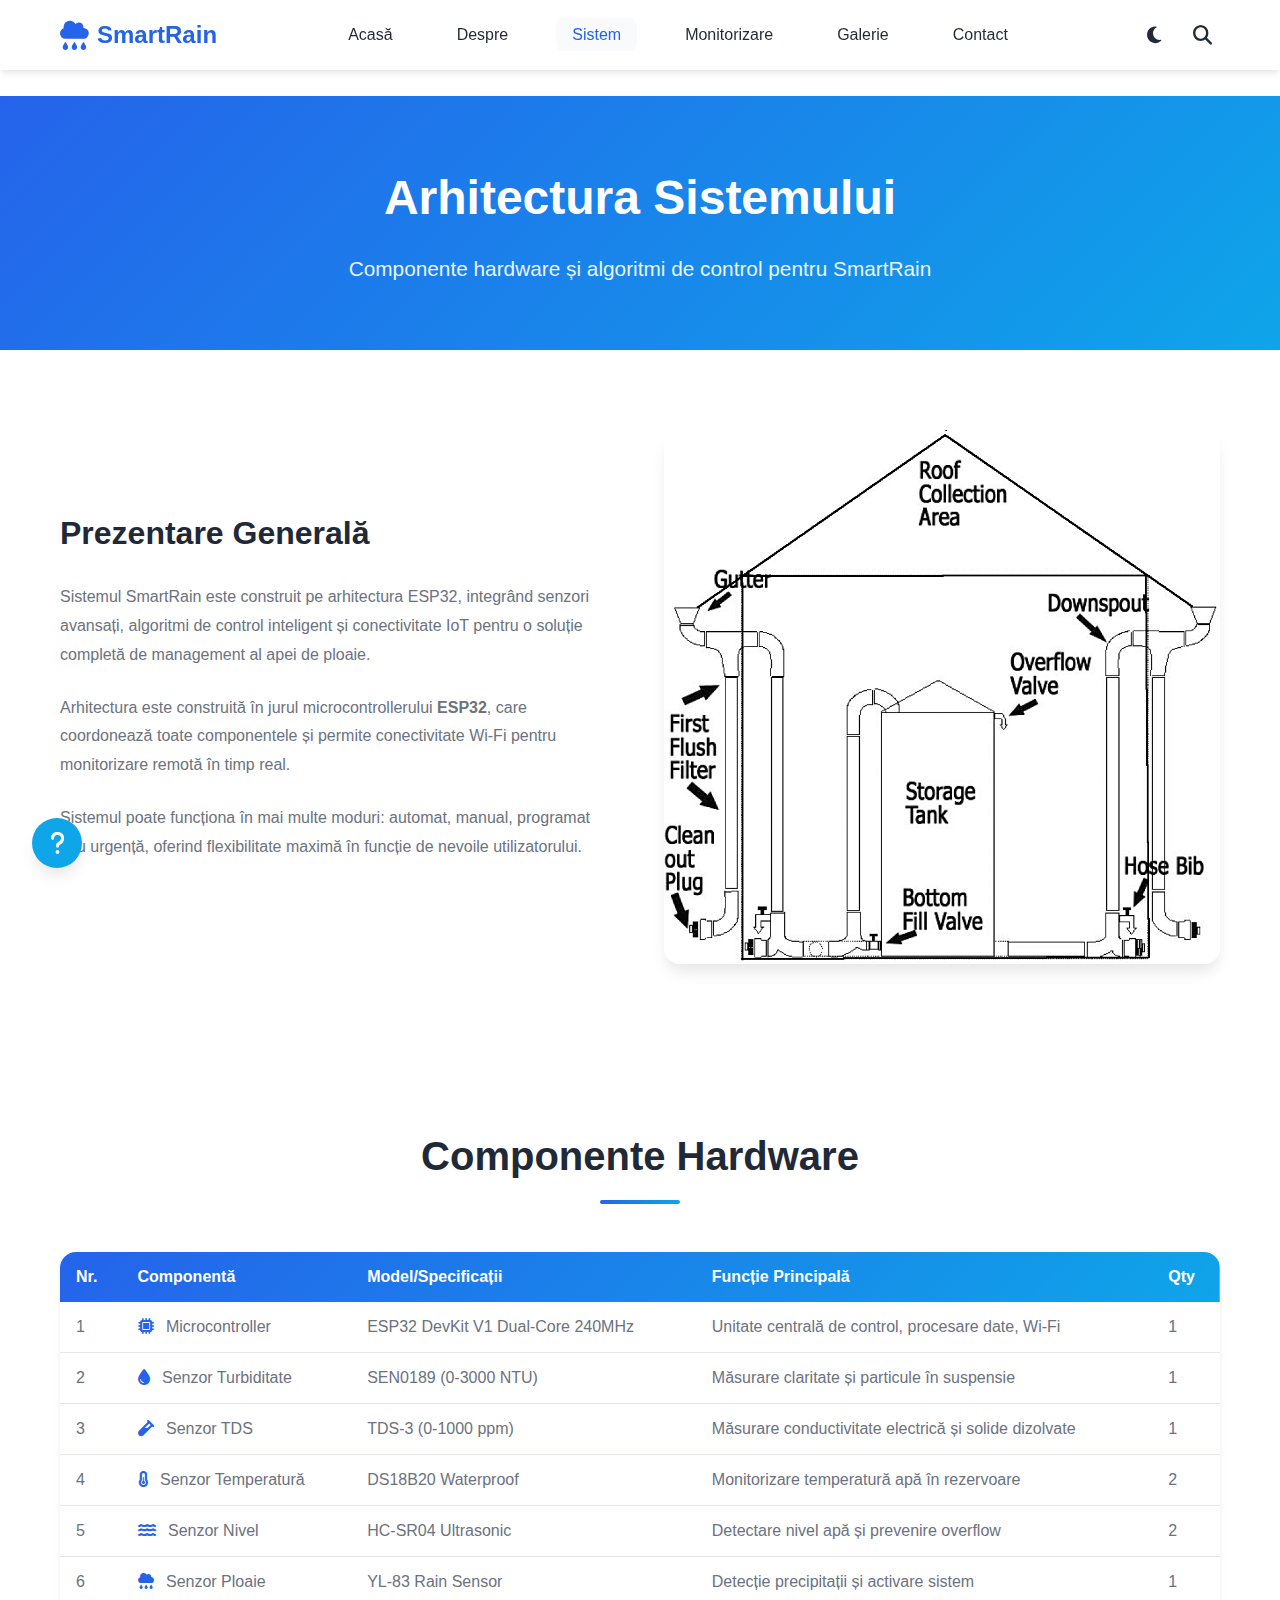
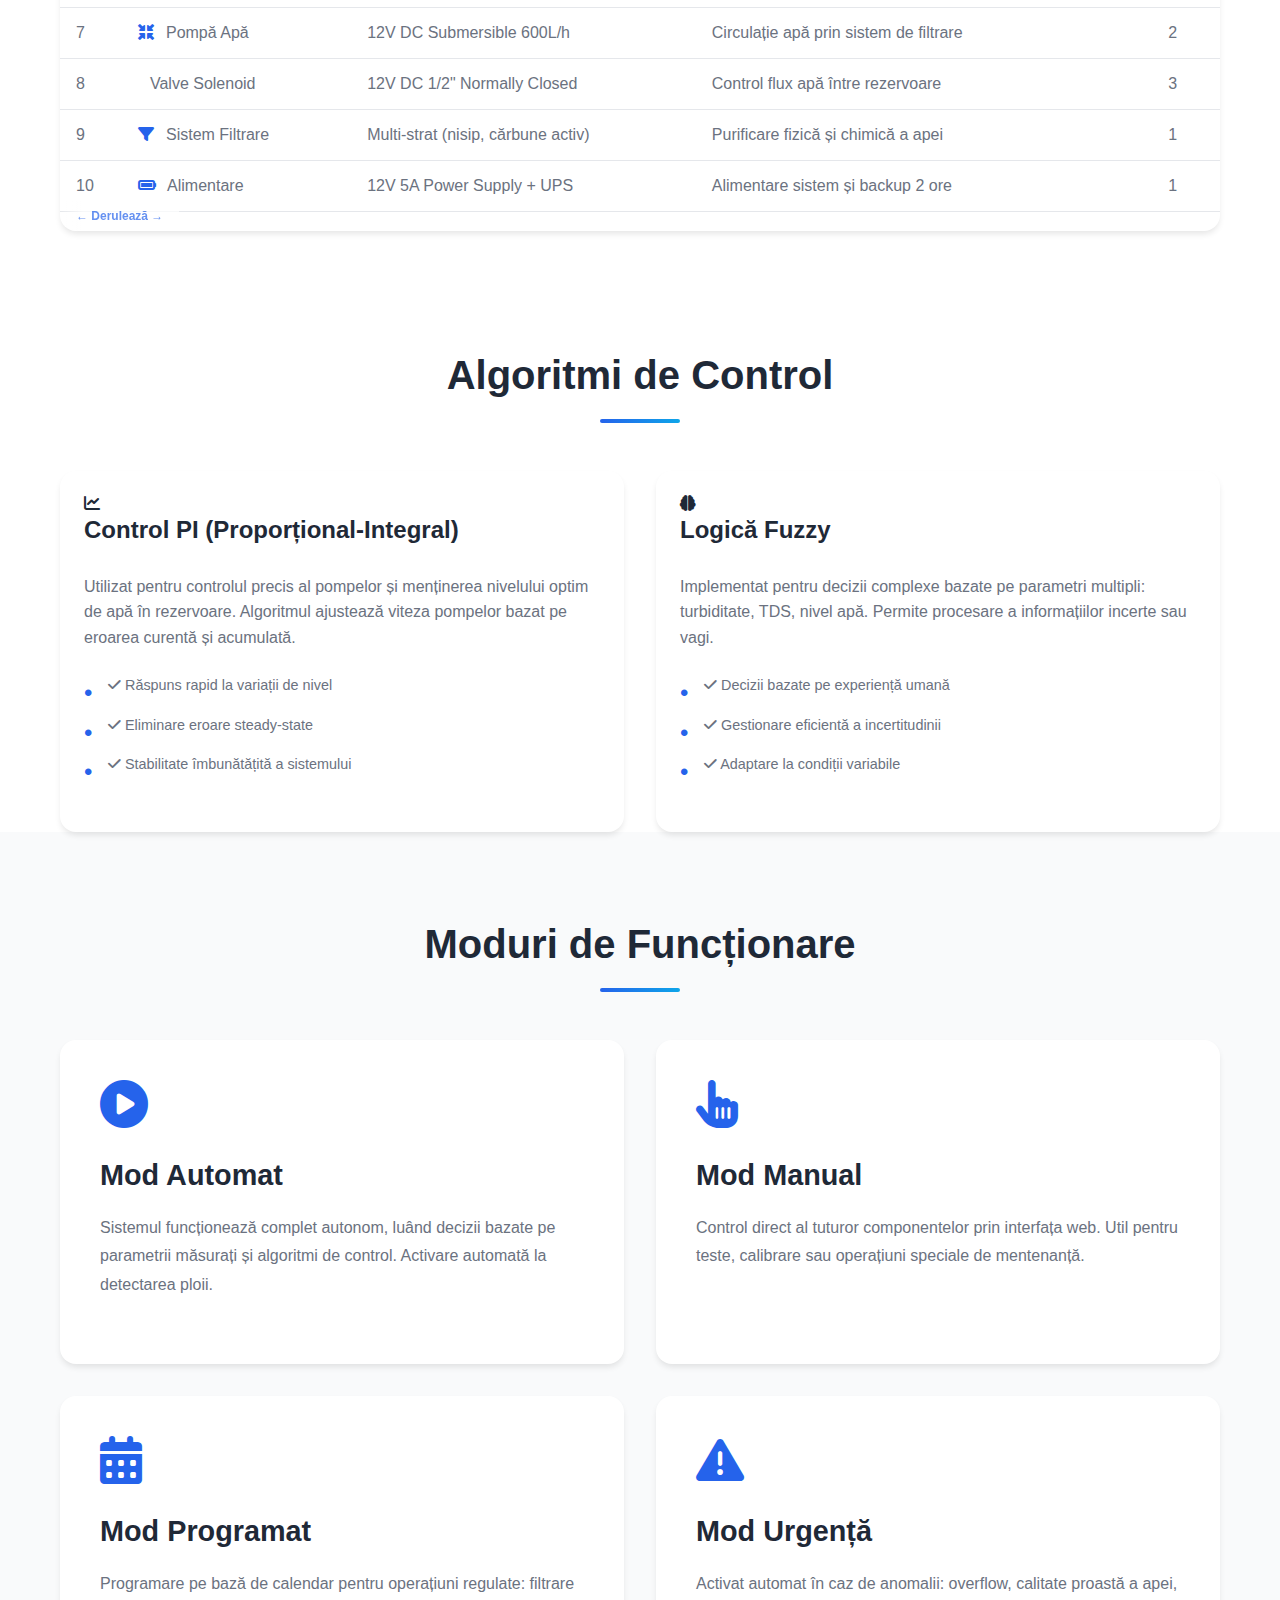
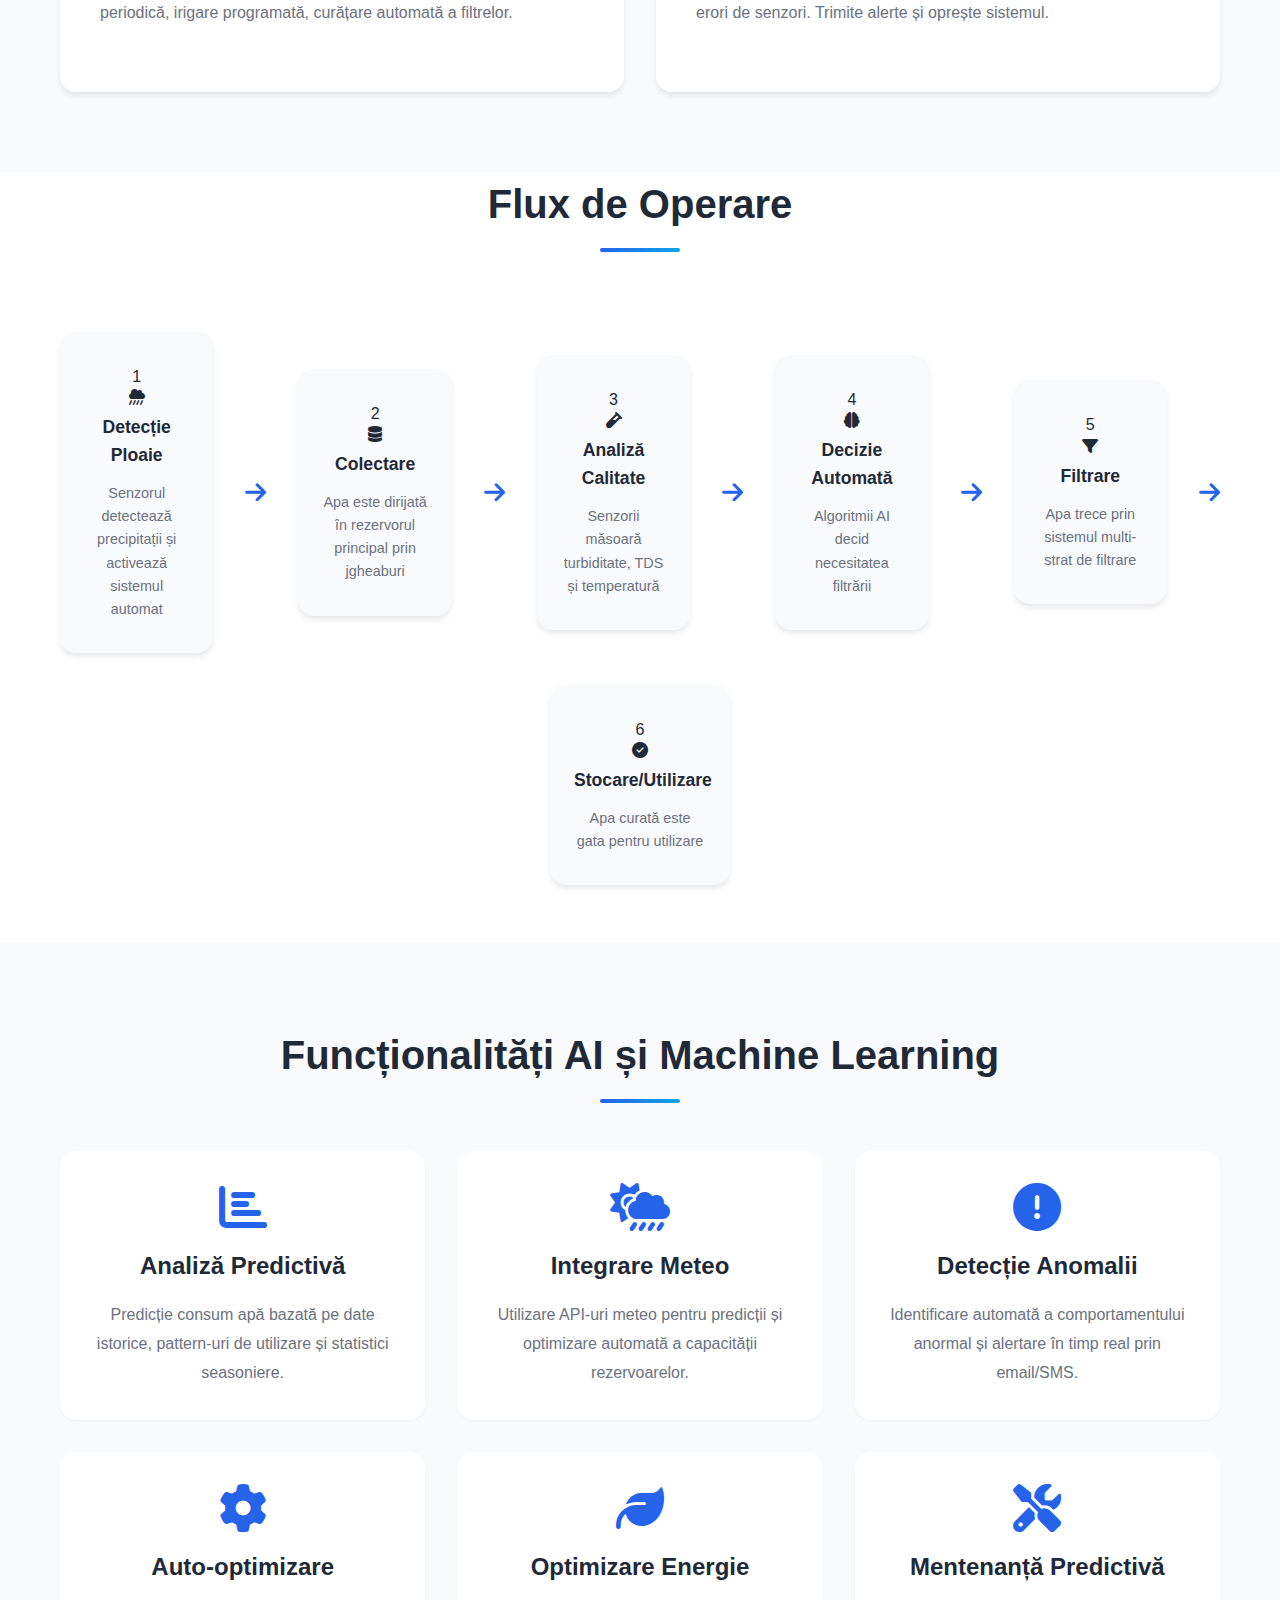
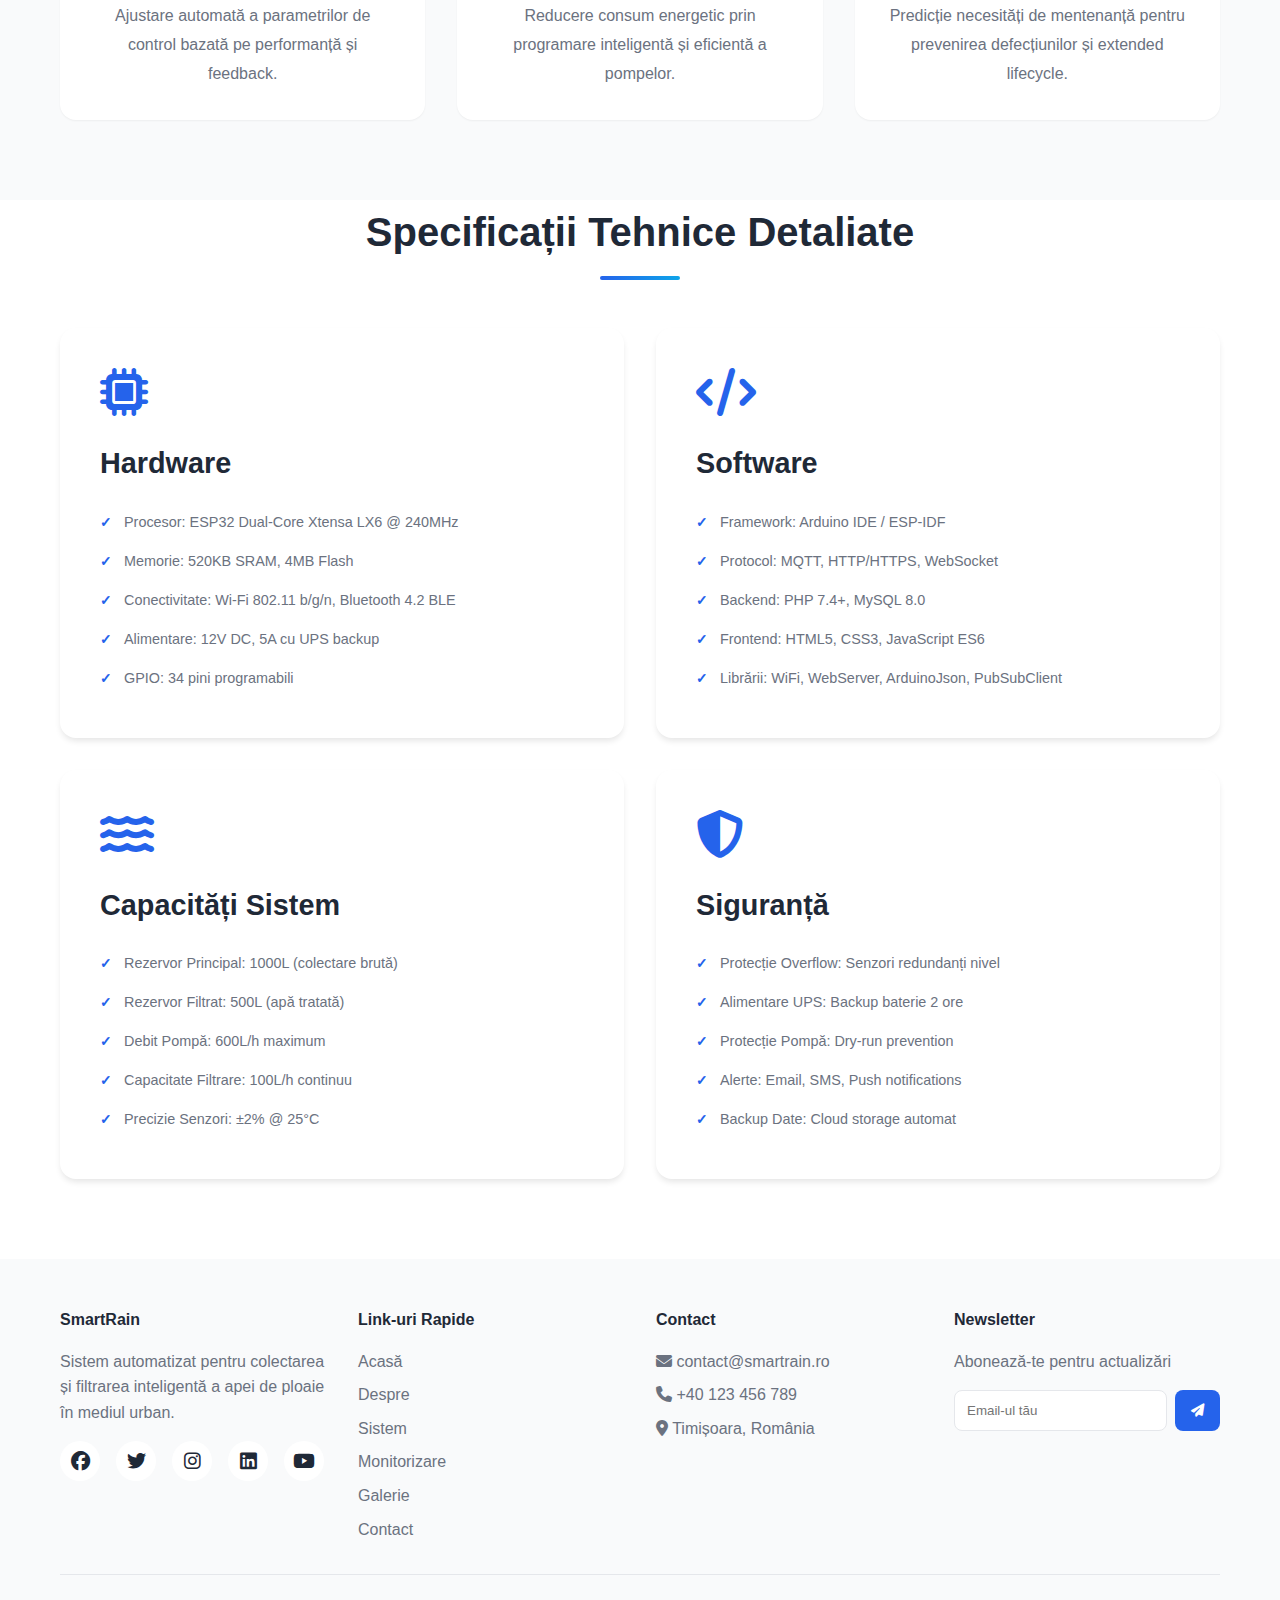
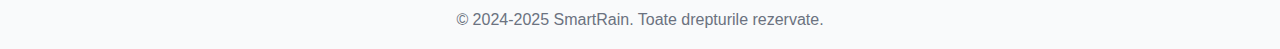
<file: sistem.html>
?>
<!DOCTYPE html>
<html lang="ro">
<head>
    <meta charset="UTF-8">
    <meta name="viewport" content="width=device-width, initial-scale=1.0">
    <title>Sistem - SmartRain</title>
    <link rel="stylesheet" href="css/style.css">
    <link rel="stylesheet" href="https://cdnjs.cloudflare.com/ajax/libs/font-awesome/6.4.0/css/all.min.css">
    <!-- Google tag (gtag.js) -->
    <script async src="https://www.googletagmanager.com/gtag/js?id=G-YFC992KBTC"></script>
    <script>
        window.dataLayer = window.dataLayer || [];
        function gtag(){dataLayer.push(arguments);}
        gtag('js', new Date());
        gtag('config', 'G-YFC992KBTC');
    </script>
</head>
<body>
    <!-- Fixed Navigation Bar -->
    <nav class="navbar" id="navbar">
        <div class="container">
            <a href="index.html" class="nav-brand">
                <i class="fas fa-cloud-rain"></i>
                <span>SmartRain</span>
            </a>
            <div class="nav-toggle" id="navToggle">
                <span></span>
                <span></span>
                <span></span>
            </div>
            <ul class="nav-menu" id="navMenu">
                <li><a href="index.html">Acasă</a></li>
                <li><a href="despre.html">Despre</a></li>
                <li><a href="sistem.html" class="active">Sistem</a></li>
                <li><a href="monitorizare.html">Monitorizare</a></li>
                <li><a href="galerie.html">Galerie</a></li>
                <li><a href="contact.html">Contact</a></li>
            </ul>
            <div class="nav-actions">
                <button class="theme-toggle" id="themeToggle" title="Schimbă tema">
                    <i class="fas fa-moon"></i>
                </button>
                <button class="search-toggle" id="searchToggle" title="Căutare">
                    <i class="fas fa-search"></i>
                </button>
            </div>
        </div>
    </nav>

    <!-- Search Overlay -->
    <div class="search-overlay" id="searchOverlay">
        <div class="search-container">
            <input type="text" id="searchInput" placeholder="Caută în site..." autocomplete="off">
            <button class="search-close" id="searchClose">
                <i class="fas fa-times"></i>
            </button>
            <div id="searchResults" class="search-results"></div>
        </div>
    </div>

    <!-- Page Header -->
    <section class="page-header">
        <div class="container">
            <h1>Arhitectura Sistemului</h1>
            <p>Componente hardware și algoritmi de control pentru SmartRain</p>
        </div>
    </section>

    <!-- System Overview -->
    <section class="about-content">
        <div class="container">
            <div class="content-grid">
                <div class="content-text">
                    <h2>Prezentare Generală</h2>
                    <p>Sistemul SmartRain este construit pe arhitectura ESP32, integrând senzori avansați, algoritmi de control inteligent și conectivitate IoT pentru o soluție completă de management al apei de ploaie.</p>
                    
                    <p>Arhitectura este construită în jurul microcontrollerului <strong>ESP32</strong>, care coordonează toate componentele și permite conectivitate Wi-Fi pentru monitorizare remotă în timp real.</p>
                    
                    <p>Sistemul poate funcționa în mai multe moduri: automat, manual, programat sau urgență, oferind flexibilitate maximă în funcție de nevoile utilizatorului.</p>
                </div>
                <div class="content-image">
                    <img src="images/architecture.png" alt="Arhitectura sistemului">
                </div>
            </div>
        </div>
    </section>

    <!-- Components Table -->
    <section class="components-section">
        <div class="container">
            <h2 class="section-title">Componente Hardware</h2>
            <div class="table-wrapper">
                <table class="components-table">
                    <thead>
                        <tr>
                            <th>Nr.</th>
                            <th>Componentă</th>
                            <th>Model/Specificații</th>
                            <th>Funcție Principală</th>
                            <th>Qty</th>
                        </tr>
                    </thead>
                    <tbody>
                        <tr>
                            <td>1</td>
                            <td><i class="fas fa-microchip"></i> Microcontroller</td>
                            <td>ESP32 DevKit V1 Dual-Core 240MHz</td>
                            <td>Unitate centrală de control, procesare date, Wi-Fi</td>
                            <td>1</td>
                        </tr>
                        <tr>
                            <td>2</td>
                            <td><i class="fas fa-tint"></i> Senzor Turbiditate</td>
                            <td>SEN0189 (0-3000 NTU)</td>
                            <td>Măsurare claritate și particule în suspensie</td>
                            <td>1</td>
                        </tr>
                        <tr>
                            <td>3</td>
                            <td><i class="fas fa-vial"></i> Senzor TDS</td>
                            <td>TDS-3 (0-1000 ppm)</td>
                            <td>Măsurare conductivitate electrică și solide dizolvate</td>
                            <td>1</td>
                        </tr>
                        <tr>
                            <td>4</td>
                            <td><i class="fas fa-thermometer-half"></i> Senzor Temperatură</td>
                            <td>DS18B20 Waterproof</td>
                            <td>Monitorizare temperatură apă în rezervoare</td>
                            <td>2</td>
                        </tr>
                        <tr>
                            <td>5</td>
                            <td><i class="fas fa-water"></i> Senzor Nivel</td>
                            <td>HC-SR04 Ultrasonic</td>
                            <td>Detectare nivel apă și prevenire overflow</td>
                            <td>2</td>
                        </tr>
                        <tr>
                            <td>6</td>
                            <td><i class="fas fa-cloud-rain"></i> Senzor Ploaie</td>
                            <td>YL-83 Rain Sensor</td>
                            <td>Detecție precipitații și activare sistem</td>
                            <td>1</td>
                        </tr>
                        <tr>
                            <td>7</td>
                            <td><i class="fas fa-compress-arrows-alt"></i> Pompă Apă</td>
                            <td>12V DC Submersible 600L/h</td>
                            <td>Circulație apă prin sistem de filtrare</td>
                            <td>2</td>
                        </tr>
                        <tr>
                            <td>8</td>
                            <td><i class="fas fa-valve"></i> Valve Solenoid</td>
                            <td>12V DC 1/2" Normally Closed</td>
                            <td>Control flux apă între rezervoare</td>
                            <td>3</td>
                        </tr>
                        <tr>
                            <td>9</td>
                            <td><i class="fas fa-filter"></i> Sistem Filtrare</td>
                            <td>Multi-strat (nisip, cărbune activ)</td>
                            <td>Purificare fizică și chimică a apei</td>
                            <td>1</td>
                        </tr>
                        <tr>
                            <td>10</td>
                            <td><i class="fas fa-battery-full"></i> Alimentare</td>
                            <td>12V 5A Power Supply + UPS</td>
                            <td>Alimentare sistem și backup 2 ore</td>
                            <td>1</td>
                        </tr>
                    </tbody>
                </table>
            </div>
        </div>
    </section>

    <!-- Control Algorithms -->
    <section class="algorithms-section">
        <div class="container">
            <h2 class="section-title">Algoritmi de Control</h2>
            <div class="algorithms-grid">
                <div class="algorithm-card">
                    <div class="algorithm-icon">
                        <i class="fas fa-chart-line"></i>
                    </div>
                    <h3>Control PI (Proporțional-Integral)</h3>
                    <p>Utilizat pentru controlul precis al pompelor și menținerea nivelului optim de apă în rezervoare. Algoritmul ajustează viteza pompelor bazat pe eroarea curentă și acumulată.</p>
                    <ul class="algorithm-benefits">
                        <li><i class="fas fa-check"></i> Răspuns rapid la variații de nivel</li>
                        <li><i class="fas fa-check"></i> Eliminare eroare steady-state</li>
                        <li><i class="fas fa-check"></i> Stabilitate îmbunătățită a sistemului</li>
                    </ul>
                </div>
                <div class="algorithm-card">
                    <div class="algorithm-icon">
                        <i class="fas fa-brain"></i>
                    </div>
                    <h3>Logică Fuzzy</h3>
                    <p>Implementat pentru decizii complexe bazate pe parametri multipli: turbiditate, TDS, nivel apă. Permite procesare a informațiilor incerte sau vagi.</p>
                    <ul class="algorithm-benefits">
                        <li><i class="fas fa-check"></i> Decizii bazate pe experiență umană</li>
                        <li><i class="fas fa-check"></i> Gestionare eficientă a incertitudinii</li>
                        <li><i class="fas fa-check"></i> Adaptare la condiții variabile</li>
                    </ul>
                </div>
            </div>
        </div>
    </section>

    <!-- Operation Modes -->
    <section class="objectives">
        <div class="container">
            <h2 class="section-title">Moduri de Funcționare</h2>
            <div class="objectives-grid">
                <div class="objective-card">
                    <div class="objective-icon">
                        <i class="fas fa-play-circle"></i>
                    </div>
                    <h3>Mod Automat</h3>
                    <p>Sistemul funcționează complet autonom, luând decizii bazate pe parametrii măsurați și algoritmi de control. Activare automată la detectarea ploii.</p>
                </div>
                <div class="objective-card">
                    <div class="objective-icon">
                        <i class="fas fa-hand-pointer"></i>
                    </div>
                    <h3>Mod Manual</h3>
                    <p>Control direct al tuturor componentelor prin interfața web. Util pentru teste, calibrare sau operațiuni speciale de mentenanță.</p>
                </div>
                <div class="objective-card">
                    <div class="objective-icon">
                        <i class="fas fa-calendar-alt"></i>
                    </div>
                    <h3>Mod Programat</h3>
                    <p>Programare pe bază de calendar pentru operațiuni regulate: filtrare periodică, irigare programată, curățare automată a filtrelor.</p>
                </div>
                <div class="objective-card">
                    <div class="objective-icon">
                        <i class="fas fa-exclamation-triangle"></i>
                    </div>
                    <h3>Mod Urgență</h3>
                    <p>Activat automat în caz de anomalii: overflow, calitate proastă a apei, erori de senzori. Trimite alerte și oprește sistemul.</p>
                </div>
            </div>
        </div>
    </section>

    <!-- System Flow -->
    <section class="flow-section">
        <div class="container">
            <h2 class="section-title">Flux de Operare</h2>
            <div class="flow-diagram">
                <div class="flow-step">
                    <div class="flow-number">1</div>
                    <i class="fas fa-cloud-showers-heavy"></i>
                    <h4>Detecție Ploaie</h4>
                    <p>Senzorul detectează precipitații și activează sistemul automat</p>
                </div>
                <div class="flow-arrow"><i class="fas fa-arrow-right"></i></div>
                <div class="flow-step">
                    <div class="flow-number">2</div>
                    <i class="fas fa-database"></i>
                    <h4>Colectare</h4>
                    <p>Apa este dirijată în rezervorul principal prin jgheaburi</p>
                </div>
                <div class="flow-arrow"><i class="fas fa-arrow-right"></i></div>
                <div class="flow-step">
                    <div class="flow-number">3</div>
                    <i class="fas fa-vial"></i>
                    <h4>Analiză Calitate</h4>
                    <p>Senzorii măsoară turbiditate, TDS și temperatură</p>
                </div>
                <div class="flow-arrow"><i class="fas fa-arrow-right"></i></div>
                <div class="flow-step">
                    <div class="flow-number">4</div>
                    <i class="fas fa-brain"></i>
                    <h4>Decizie Automată</h4>
                    <p>Algoritmii AI decid necesitatea filtrării</p>
                </div>
                <div class="flow-arrow"><i class="fas fa-arrow-right"></i></div>
                <div class="flow-step">
                    <div class="flow-number">5</div>
                    <i class="fas fa-filter"></i>
                    <h4>Filtrare</h4>
                    <p>Apa trece prin sistemul multi-strat de filtrare</p>
                </div>
                <div class="flow-arrow"><i class="fas fa-arrow-right"></i></div>
                <div class="flow-step">
                    <div class="flow-number">6</div>
                    <i class="fas fa-check-circle"></i>
                    <h4>Stocare/Utilizare</h4>
                    <p>Apa curată este gata pentru utilizare</p>
                </div>
            </div>
        </div>
        <br>
    </section>

    <!-- AI Features -->
    <section class="features">
        <div class="container">
            <h2 class="section-title">Funcționalități AI și Machine Learning</h2>
            <div class="features-grid">
                <div class="feature-card">
                    <div class="feature-icon">
                        <i class="fas fa-chart-bar"></i>
                    </div>
                    <h3>Analiză Predictivă</h3>
                    <p>Predicție consum apă bazată pe date istorice, pattern-uri de utilizare și statistici seasoniere.</p>
                </div>
                <div class="feature-card">
                    <div class="feature-icon">
                        <i class="fas fa-cloud-sun-rain"></i>
                    </div>
                    <h3>Integrare Meteo</h3>
                    <p>Utilizare API-uri meteo pentru predicții și optimizare automată a capacității rezervoarelor.</p>
                </div>
                <div class="feature-card">
                    <div class="feature-icon">
                        <i class="fas fa-exclamation-circle"></i>
                    </div>
                    <h3>Detecție Anomalii</h3>
                    <p>Identificare automată a comportamentului anormal și alertare în timp real prin email/SMS.</p>
                </div>
                <div class="feature-card">
                    <div class="feature-icon">
                        <i class="fas fa-cog"></i>
                    </div>
                    <h3>Auto-optimizare</h3>
                    <p>Ajustare automată a parametrilor de control bazată pe performanță și feedback.</p>
                </div>
                <div class="feature-card">
                    <div class="feature-icon">
                        <i class="fas fa-leaf"></i>
                    </div>
                    <h3>Optimizare Energie</h3>
                    <p>Reducere consum energetic prin programare inteligentă și eficientă a pompelor.</p>
                </div>
                <div class="feature-card">
                    <div class="feature-icon">
                        <i class="fas fa-tools"></i>
                    </div>
                    <h3>Mentenanță Predictivă</h3>
                    <p>Predicție necesități de mentenanță pentru prevenirea defecțiunilor și extended lifecycle.</p>
                </div>
            </div>
        </div>
    </section>

    <!-- Technical Specs -->
    <section class="specs-section">
        <div class="container">
            <h2 class="section-title">Specificații Tehnice Detaliate</h2>
            <div class="objectives-grid">
                <div class="objective-card">
                    <div class="objective-icon">
                        <i class="fas fa-microchip"></i>
                    </div>
                    <h3>Hardware</h3>
                    <ul class="spec-list">
                        <li>Procesor: ESP32 Dual-Core Xtensa LX6 @ 240MHz</li>
                        <li>Memorie: 520KB SRAM, 4MB Flash</li>
                        <li>Conectivitate: Wi-Fi 802.11 b/g/n, Bluetooth 4.2 BLE</li>
                        <li>Alimentare: 12V DC, 5A cu UPS backup</li>
                        <li>GPIO: 34 pini programabili</li>
                    </ul>
                </div>
                <div class="objective-card">
                    <div class="objective-icon">
                        <i class="fas fa-code"></i>
                    </div>
                    <h3>Software</h3>
                    <ul class="spec-list">
                        <li>Framework: Arduino IDE / ESP-IDF</li>
                        <li>Protocol: MQTT, HTTP/HTTPS, WebSocket</li>
                        <li>Backend: PHP 7.4+, MySQL 8.0</li>
                        <li>Frontend: HTML5, CSS3, JavaScript ES6</li>
                        <li>Librării: WiFi, WebServer, ArduinoJson, PubSubClient</li>
                    </ul>
                </div>
                <div class="objective-card">
                    <div class="objective-icon">
                        <i class="fas fa-water"></i>
                    </div>
                    <h3>Capacități Sistem</h3>
                    <ul class="spec-list">
                        <li>Rezervor Principal: 1000L (colectare brută)</li>
                        <li>Rezervor Filtrat: 500L (apă tratată)</li>
                        <li>Debit Pompă: 600L/h maximum</li>
                        <li>Capacitate Filtrare: 100L/h continuu</li>
                        <li>Precizie Senzori: ±2% @ 25°C</li>
                    </ul>
                </div>
                <div class="objective-card">
                    <div class="objective-icon">
                        <i class="fas fa-shield-alt"></i>
                    </div>
                    <h3>Siguranță</h3>
                    <ul class="spec-list">
                        <li>Protecție Overflow: Senzori redundanți nivel</li>
                        <li>Alimentare UPS: Backup baterie 2 ore</li>
                        <li>Protecție Pompă: Dry-run prevention</li>
                        <li>Alerte: Email, SMS, Push notifications</li>
                        <li>Backup Date: Cloud storage automat</li>
                    </ul>
                </div>
            </div>
        </div>
    </section>

    <!-- Footer -->
    <footer class="footer">
        <div class="container">
            <div class="footer-grid">
                <div class="footer-col">
                    <h4>SmartRain</h4>
                    <p>Sistem automatizat pentru colectarea și filtrarea inteligentă a apei de ploaie în mediul urban.</p>
                    <div class="social-links">
                        <a href="#" aria-label="Facebook"><i class="fab fa-facebook"></i></a>
                        <a href="#" aria-label="Twitter"><i class="fab fa-twitter"></i></a>
                        <a href="#" aria-label="Instagram"><i class="fab fa-instagram"></i></a>
                        <a href="#" aria-label="LinkedIn"><i class="fab fa-linkedin"></i></a>
                        <a href="#" aria-label="YouTube"><i class="fab fa-youtube"></i></a>
                    </div>
                </div>
                <div class="footer-col">
                    <h4>Link-uri Rapide</h4>
                    <ul>
                        <li><a href="index.html">Acasă</a></li>
                        <li><a href="despre.html">Despre</a></li>
                        <li><a href="sistem.html">Sistem</a></li>
                        <li><a href="monitorizare.html">Monitorizare</a></li>
                        <li><a href="galerie.html">Galerie</a></li>
                        <li><a href="contact.html">Contact</a></li>
                    </ul>
                </div>
                <div class="footer-col">
                    <h4>Contact</h4>
                    <ul>
                        <li><i class="fas fa-envelope"></i> contact@smartrain.ro</li>
                        <li><i class="fas fa-phone"></i> +40 123 456 789</li>
                        <li><i class="fas fa-map-marker-alt"></i> Timișoara, România</li>
                    </ul>
                </div>
                <div class="footer-col">
                    <h4>Newsletter</h4>
                    <p>Abonează-te pentru actualizări</p>
                    <form class="newsletter-form">
                        <input type="email" placeholder="Email-ul tău" required>
                        <button type="submit"><i class="fas fa-paper-plane"></i></button>
                    </form>
                </div>
            </div>
            <div class="footer-bottom">
                <p>&copy; 2024-2025 SmartRain. Toate drepturile rezervate.</p>
            </div>
        </div>
    </footer>

    <!-- Scroll to Top Button -->
    <button class="scroll-top" id="scrollTop" title="Sus">
        <i class="fas fa-arrow-up"></i>
    </button>

    <!-- Help Button -->
    <button class="help-btn" id="helpBtn" title="Ajutor">
        <i class="fas fa-question"></i>
    </button>

    <!-- Help Modal -->
    <div class="modal" id="helpModal">
        <div class="modal-content">
            <span class="modal-close">&times;</span>
            <h2>Ajutor - Sistem</h2>
            <div class="help-content">
                <h3>Componente Hardware</h3>
                <p>Tabelul prezintă toate componentele fizice ale sistemului SmartRain.</p>
                <h3>Algoritmi de Control</h3>
                <p>Sistemul folosește algoritmi PI și Fuzzy Logic pentru controlul automat.</p>
                <h3>Specificații Tehnice</h3>
                <p>Detalii complete despre capacități și parametri tehnici ai sistemului.</p>
            </div>
        </div>
    </div>

    <script src="js/script.js"></script>
</body>
</html>
</file>
<file: css/style.css>
/* ===================================
   CSS Variables & Root Styles
   =================================== */
:root {
    /* Light Theme Colors */
    --primary-color: #2563eb;
    --secondary-color: #0ea5e9;
    --accent-color: #06b6d4;
    --text-primary: #1f2937;
    --text-secondary: #6b7280;
    --bg-primary: #ffffff;
    --bg-secondary: #f9fafb;
    --bg-tertiary: #f3f4f6;
    --border-color: #e5e7eb;
    --shadow-sm: 0 1px 2px 0 rgba(0, 0, 0, 0.05);
    --shadow-md: 0 4px 6px -1px rgba(0, 0, 0, 0.1);
    --shadow-lg: 0 10px 15px -3px rgba(0, 0, 0, 0.1);
    --shadow-xl: 0 20px 25px -5px rgba(0, 0, 0, 0.1);
    
    /* Transitions */
    --transition: all 0.3s cubic-bezier(0.4, 0, 0.2, 1);
}

/* Dark Theme */
body.dark-theme {
    --text-primary: #f9fafb;
    --text-secondary: #d1d5db;
    --bg-primary: #111827;
    --bg-secondary: #1f2937;
    --bg-tertiary: #374151;
    --border-color: #4b5563;
}

/* ===================================
   Reset & Base Styles
   =================================== */
* {
    margin: 0;
    padding: 0;
    box-sizing: border-box;
}

html {
    scroll-behavior: smooth;
    font-size: 16px;
}

body {
    font-family: 'Segoe UI', Tahoma, Geneva, Verdana, sans-serif;
    line-height: 1.6;
    color: var(--text-primary);
    background-color: var(--bg-primary);
    transition: var(--transition);
}

img {
    max-width: 100%;
    height: auto;
    display: block;
}

a {
    text-decoration: none;
    color: inherit;
    transition: var(--transition);
}

ul {
    list-style: none;
}

/* ===================================
   Container
   =================================== */
.container {
    max-width: 1200px;
    margin: 0 auto;
    padding: 0 20px;
}

/* ===================================
   Navigation Bar
   =================================== */
.navbar {
    position: fixed;
    top: 0;
    left: 0;
    right: 0;
    background-color: var(--bg-primary);
    box-shadow: var(--shadow-md);
    z-index: 1000;
    transition: var(--transition);
}

.navbar .container {
    display: flex;
    justify-content: space-between;
    align-items: center;
    padding: 1rem 20px;
}

.nav-brand {
    display: flex;
    align-items: center;
    gap: 0.5rem;
    font-size: 1.5rem;
    font-weight: bold;
    color: var(--primary-color);
}

.nav-brand i {
    font-size: 1.8rem;
}

.nav-menu {
    display: flex;
    gap: 2rem;
    align-items: center;
}

.nav-menu a {
    color: var(--text-primary);
    font-weight: 500;
    padding: 0.5rem 1rem;
    border-radius: 0.5rem;
    position: relative;
}

.nav-menu a:hover,
.nav-menu a.active {
    color: var(--primary-color);
    background-color: var(--bg-secondary);
}

.nav-actions {
    display: flex;
    gap: 1rem;
    align-items: center;
}

.theme-toggle,
.search-toggle {
    background: none;
    border: none;
    color: var(--text-primary);
    font-size: 1.2rem;
    cursor: pointer;
    padding: 0.5rem;
    border-radius: 0.5rem;
    transition: var(--transition);
}

.theme-toggle:hover,
.search-toggle:hover {
    background-color: var(--bg-secondary);
    color: var(--primary-color);
}

.nav-toggle {
    display: none;
    flex-direction: column;
    gap: 4px;
    cursor: pointer;
}

.nav-toggle span {
    width: 25px;
    height: 3px;
    background-color: var(--text-primary);
    transition: var(--transition);
}

/* ===================================
   Search Overlay
   =================================== */
.search-overlay {
    position: fixed;
    top: 0;
    left: 0;
    right: 0;
    bottom: 0;
    background-color: rgba(0, 0, 0, 0.9);
    z-index: 2000;
    display: none;
    align-items: flex-start;
    justify-content: center;
    padding-top: 10vh;
}

.search-overlay.active {
    display: flex;
}

.search-container {
    width: 100%;
    max-width: 600px;
    position: relative;
}

#searchInput {
    width: 100%;
    padding: 1.5rem 4rem 1.5rem 2rem;
    font-size: 1.5rem;
    border: none;
    border-radius: 0.5rem;
    background-color: var(--bg-primary);
    color: var(--text-primary);
}

.search-close {
    position: absolute;
    right: 1rem;
    top: 50%;
    transform: translateY(-50%);
    background: none;
    border: none;
    font-size: 2rem;
    color: var(--text-secondary);
    cursor: pointer;
}

.search-results {
    margin-top: 1rem;
    background-color: var(--bg-primary);
    border-radius: 0.5rem;
    max-height: 60vh;
    overflow-y: auto;
}

.search-result-item {
    padding: 1rem;
    border-bottom: 1px solid var(--border-color);
    cursor: pointer;
}

.search-result-item:hover {
    background-color: var(--bg-secondary);
}

/* ===================================
   Hero Section
   =================================== */
.hero {
    margin-top: 70px;
    position: relative;
    height: 600px;
    overflow: hidden;
}

.carousel {
    width: 100%;
    height: 100%;
    position: relative;
}

.carousel-slide {
    position: absolute;
    width: 100%;
    height: 100%;
    opacity: 0;
    transition: opacity 1s ease-in-out;
}

.carousel-slide.active {
    opacity: 1;
}

.carousel-slide img {
    width: 100%;
    height: 100%;
    object-fit: cover;
}

.carousel-caption {
    position: absolute;
    top: 50%;
    left: 50%;
    transform: translate(-50%, -50%);
    text-align: center;
    color: white;
    text-shadow: 2px 2px 4px rgba(0, 0, 0, 0.7);
    max-width: 800px;
    padding: 0 20px;
}

.carousel-caption h1 {
    font-size: 3.5rem;
    margin-bottom: 1rem;
    font-weight: bold;
}

.carousel-caption p {
    font-size: 1.3rem;
    margin-bottom: 2rem;
}

.carousel-control {
    position: absolute;
    top: 50%;
    transform: translateY(-50%);
    background-color: rgba(255, 255, 255, 0.3);
    border: none;
    color: white;
    font-size: 2rem;
    padding: 1rem 1.5rem;
    cursor: pointer;
    transition: var(--transition);
    border-radius: 0.5rem;
}

.carousel-control:hover {
    background-color: rgba(255, 255, 255, 0.5);
}

.carousel-control.prev {
    left: 2rem;
}

.carousel-control.next {
    right: 2rem;
}

.carousel-indicators {
    position: absolute;
    bottom: 2rem;
    left: 50%;
    transform: translateX(-50%);
    display: flex;
    gap: 0.5rem;
}

.carousel-indicator {
    width: 12px;
    height: 12px;
    border-radius: 50%;
    background-color: rgba(255, 255, 255, 0.5);
    cursor: pointer;
    transition: var(--transition);
}

.carousel-indicator.active {
    background-color: white;
    width: 30px;
    border-radius: 6px;
}

/* ===================================
   Buttons
   =================================== */
.btn {
    display: inline-block;
    padding: 0.875rem 2rem;
    border-radius: 0.5rem;
    font-weight: 600;
    text-align: center;
    cursor: pointer;
    transition: var(--transition);
    border: none;
    font-size: 1rem;
}

.btn-primary {
    background-color: var(--primary-color);
    color: white;
}

.btn-primary:hover {
    background-color: #1d4ed8;
    transform: translateY(-2px);
    box-shadow: var(--shadow-lg);
}

.btn-light {
    background-color: white;
    color: var(--primary-color);
}

.btn-light:hover {
    background-color: var(--bg-secondary);
}

/* ===================================
   Sections
   =================================== */
.section-title {
    font-size: 2.5rem;
    text-align: center;
    margin-bottom: 3rem;
    color: var(--text-primary);
    position: relative;
    padding-bottom: 1rem;
}

.section-title::after {
    content: '';
    position: absolute;
    bottom: 0;
    left: 50%;
    transform: translateX(-50%);
    width: 80px;
    height: 4px;
    background: linear-gradient(90deg, var(--primary-color), var(--secondary-color));
    border-radius: 2px;
}

.section-subtitle {
    text-align: center;
    font-size: 1.1rem;
    color: var(--text-secondary);
    margin-bottom: 2rem;
}

/* Features Section */
.features {
    padding: 5rem 0;
    background-color: var(--bg-secondary);
}

.features-grid {
    display: grid;
    grid-template-columns: repeat(auto-fit, minmax(300px, 1fr));
    gap: 2rem;
}

.feature-card {
    background-color: var(--bg-primary);
    padding: 2rem;
    border-radius: 1rem;
    text-align: center;
    transition: var(--transition);
    box-shadow: var(--shadow-sm);
}

.feature-card:hover {
    transform: translateY(-10px);
    box-shadow: var(--shadow-xl);
}

.feature-icon {
    font-size: 3rem;
    color: var(--primary-color);
    margin-bottom: 1rem;
}

.feature-card h3 {
    font-size: 1.5rem;
    margin-bottom: 1rem;
    color: var(--text-primary);
}

.feature-card p {
    color: var(--text-secondary);
    line-height: 1.8;
}

/* Stats Section */
.stats {
    padding: 5rem 0;
    background: linear-gradient(135deg, var(--primary-color), var(--secondary-color));
    color: white;
}

.stats-grid {
    display: grid;
    grid-template-columns: repeat(auto-fit, minmax(250px, 1fr));
    gap: 2rem;
}

.stat-card {
    text-align: center;
    padding: 2rem;
}

.stat-card i {
    font-size: 3rem;
    margin-bottom: 1rem;
    opacity: 0.9;
}

.stat-number {
    font-size: 3rem;
    font-weight: bold;
    margin-bottom: 0.5rem;
}

.stat-card p {
    font-size: 1.1rem;
    opacity: 0.9;
}

/* How It Works Timeline */
.how-it-works {
    padding: 5rem 0;
}

.timeline {
    max-width: 800px;
    margin: 0 auto;
}

.timeline-item {
    display: flex;
    gap: 2rem;
    margin-bottom: 3rem;
    position: relative;
}

.timeline-item::before {
    content: '';
    position: absolute;
    left: 29px;
    top: 60px;
    width: 2px;
    height: calc(100% + 3rem);
    background-color: var(--border-color);
}

.timeline-item:last-child::before {
    display: none;
}

.timeline-icon {
    width: 60px;
    height: 60px;
    background-color: var(--primary-color);
    color: white;
    border-radius: 50%;
    display: flex;
    align-items: center;
    justify-content: center;
    font-size: 1.5rem;
    flex-shrink: 0;
    box-shadow: var(--shadow-md);
}

.timeline-content h3 {
    font-size: 1.5rem;
    margin-bottom: 0.5rem;
    color: var(--text-primary);
}

.timeline-content p {
    color: var(--text-secondary);
}

/* CTA Section */
.cta {
    padding: 5rem 0;
    background: linear-gradient(135deg, #1e3a8a, var(--primary-color));
    color: white;
    text-align: center;
}

.cta h2 {
    font-size: 2.5rem;
    margin-bottom: 1rem;
}

.cta p {
    font-size: 1.2rem;
    margin-bottom: 2rem;
    opacity: 0.9;
}

/* ===================================
   Page Header
   =================================== */
.page-header {
    margin-top: 70px;
    padding: 4rem 0;
    background: linear-gradient(135deg, var(--primary-color), var(--secondary-color));
    color: white;
    text-align: center;
}

.page-header h1 {
    font-size: 3rem;
    margin-bottom: 1rem;
}

.page-header p {
    font-size: 1.3rem;
    opacity: 0.9;
}

/* ===================================
   Footer
   =================================== */
.footer {
    background-color: var(--bg-secondary);
    padding: 3rem 0 1rem;
    margin-top: 5rem;
}

.footer-grid {
    display: grid;
    grid-template-columns: repeat(auto-fit, minmax(250px, 1fr));
    gap: 2rem;
    margin-bottom: 2rem;
}

.footer-col h4 {
    margin-bottom: 1rem;
    color: var(--text-primary);
}

.footer-col p {
    color: var(--text-secondary);
    margin-bottom: 1rem;
}

.footer-col ul {
    display: flex;
    flex-direction: column;
    gap: 0.5rem;
}

.footer-col ul li {
    color: var(--text-secondary);
}

.footer-col ul li:hover {
    color: var(--primary-color);
}

.social-links {
    display: flex;
    gap: 1rem;
    margin-top: 1rem;
}

.social-links a {
    width: 40px;
    height: 40px;
    background-color: var(--bg-primary);
    border-radius: 50%;
    display: flex;
    align-items: center;
    justify-content: center;
    font-size: 1.2rem;
    color: var(--text-primary);
    transition: var(--transition);
}

.social-links a:hover {
    background-color: var(--primary-color);
    color: white;
    transform: translateY(-3px);
}

.newsletter-form {
    display: flex;
    gap: 0.5rem;
}

.newsletter-form input {
    flex: 1;
    padding: 0.75rem;
    border: 1px solid var(--border-color);
    border-radius: 0.5rem;
    background-color: var(--bg-primary);
    color: var(--text-primary);
}

.newsletter-form button {
    padding: 0.75rem 1rem;
    background-color: var(--primary-color);
    color: white;
    border: none;
    border-radius: 0.5rem;
    cursor: pointer;
    transition: var(--transition);
}

.newsletter-form button:hover {
    background-color: #1d4ed8;
}

.footer-bottom {
    text-align: center;
    padding-top: 2rem;
    border-top: 1px solid var(--border-color);
    color: var(--text-secondary);
}

/* ===================================
   Scroll to Top Button
   =================================== */
.scroll-top {
    position: fixed;
    bottom: 2rem;
    right: 2rem;
    width: 50px;
    height: 50px;
    background-color: var(--primary-color);
    color: white;
    border: none;
    border-radius: 50%;
    font-size: 1.5rem;
    cursor: pointer;
    opacity: 0;
    visibility: hidden;
    transition: var(--transition);
    box-shadow: var(--shadow-lg);
    z-index: 999;
}

.scroll-top.visible {
    opacity: 1;
    visibility: visible;
}

.scroll-top:hover {
    background-color: #1d4ed8;
    transform: translateY(-5px);
}

/* ===================================
   Help Button
   =================================== */
.help-btn {
    position: fixed;
    bottom: 2rem;
    left: 2rem;
    width: 50px;
    height: 50px;
    background-color: var(--secondary-color);
    color: white;
    border: none;
    border-radius: 50%;
    font-size: 1.5rem;
    cursor: pointer;
    transition: var(--transition);
    box-shadow: var(--shadow-lg);
    z-index: 999;
}

.help-btn:hover {
    background-color: #0284c7;
    transform: scale(1.1);
}

/* ===================================
   Modal
   =================================== */
.modal {
    display: none;
    position: fixed;
    top: 0;
    left: 0;
    right: 0;
    bottom: 0;
    background-color: rgba(0, 0, 0, 0.7);
    z-index: 2000;
    align-items: center;
    justify-content: center;
    padding: 20px;
}

.modal.active {
    display: flex;
}

.modal-content {
    background-color: var(--bg-primary);
    padding: 2rem;
    border-radius: 1rem;
    max-width: 600px;
    width: 100%;
    position: relative;
    max-height: 80vh;
    overflow-y: auto;
}

.modal-close {
    position: absolute;
    top: 1rem;
    right: 1rem;
    font-size: 2rem;
    cursor: pointer;
    color: var(--text-secondary);
}

.modal-close:hover {
    color: var(--text-primary);
}

.help-content h3 {
    margin-top: 1.5rem;
    margin-bottom: 0.5rem;
    color: var(--text-primary);
}

.help-content p {
    color: var(--text-secondary);
    margin-bottom: 1rem;
}

/* ===================================
   Responsive Design
   =================================== */
@media (max-width: 768px) {
    .nav-menu {
        position: fixed;
        top: 70px;
        left: 0;
        right: 0;
        background-color: var(--bg-primary);
        flex-direction: column;
        padding: 2rem;
        box-shadow: var(--shadow-lg);
        transform: translateY(-100%);
        opacity: 0;
        visibility: hidden;
        transition: var(--transition);
    }
    
    .nav-menu.active {
        transform: translateY(0);
        opacity: 1;
        visibility: visible;
    }
    
    .nav-toggle {
        display: flex;
    }
    
    .carousel-caption h1 {
        font-size: 2rem;
    }
    
    .carousel-caption p {
        font-size: 1rem;
    }
    
    .section-title {
        font-size: 2rem;
    }
    
    .stat-number {
        font-size: 2rem;
    }
    
    .carousel-control {
        padding: 0.5rem 1rem;
        font-size: 1.5rem;
    }
    
    .carousel-control.prev {
        left: 1rem;
    }
    
    .carousel-control.next {
        right: 1rem;
    }
    
    .scroll-top,
    .help-btn {
        width: 45px;
        height: 45px;
        font-size: 1.2rem;
    }
    
    .scroll-top {
        bottom: 6rem;
    }
}

@media (max-width: 480px) {
    .features-grid,
    .stats-grid {
        grid-template-columns: 1fr;
    }
    
    .timeline-item {
        flex-direction: column;
        gap: 1rem;
    }
    
    .timeline-item::before {
        display: none;
    }
}

/* ===================================
   About Page Styles
   =================================== */
.about-content {
    padding: 5rem 0;
}

.content-grid {
    display: grid;
    grid-template-columns: 1fr 1fr;
    gap: 3rem;
    align-items: center;
}

.content-text h2 {
    font-size: 2rem;
    margin-bottom: 1.5rem;
    color: var(--text-primary);
}

.content-text p {
    color: var(--text-secondary);
    margin-bottom: 1.5rem;
    line-height: 1.8;
}

.content-image img {
    border-radius: 1rem;
    box-shadow: var(--shadow-lg);
}

.objectives {
    padding: 5rem 0;
    background-color: var(--bg-secondary);
}

.objectives-grid {
    display: grid;
    grid-template-columns: 1fr 1fr;
    gap: 2rem;
}

.objective-card {
    background-color: var(--bg-primary);
    padding: 2.5rem;
    border-radius: 1rem;
    box-shadow: var(--shadow-md);
}

.objective-icon {
    font-size: 3rem;
    color: var(--primary-color);
    margin-bottom: 1.5rem;
}

.objective-card h3 {
    font-size: 1.8rem;
    margin-bottom: 1rem;
    color: var(--text-primary);
}

.objective-card p {
    color: var(--text-secondary);
    margin-bottom: 1.5rem;
    line-height: 1.8;
}

.objective-card ul {
    list-style: none;
}

.objective-card ul li {
    padding: 0.5rem 0;
    padding-left: 1.5rem;
    position: relative;
    color: var(--text-secondary);
}

.objective-card ul li::before {
    content: '✓';
    position: absolute;
    left: 0;
    color: var(--primary-color);
    font-weight: bold;
}

.decision-factors {
    padding: 5rem 0;
}

.factors-grid {
    display: grid;
    grid-template-columns: repeat(auto-fit, minmax(250px, 1fr));
    gap: 2rem;
}

.factor-card {
    text-align: center;
    padding: 2rem;
    background-color: var(--bg-secondary);
    border-radius: 1rem;
    transition: var(--transition);
}

.factor-card:hover {
    transform: translateY(-5px);
    box-shadow: var(--shadow-lg);
}

.factor-card i {
    font-size: 3rem;
    color: var(--primary-color);
    margin-bottom: 1rem;
}

.factor-card h3 {
    font-size: 1.3rem;
    margin-bottom: 0.75rem;
    color: var(--text-primary);
}

.factor-card p {
    color: var(--text-secondary);
}

.technology {
    padding: 5rem 0;
    background-color: var(--bg-secondary);
}

.tech-grid {
    display: grid;
    grid-template-columns: repeat(auto-fit, minmax(280px, 1fr));
    gap: 2rem;
}

.tech-category {
    background-color: var(--bg-primary);
    padding: 2rem;
    border-radius: 1rem;
    box-shadow: var(--shadow-md);
}

.tech-category h3 {
    font-size: 1.5rem;
    margin-bottom: 1.5rem;
    color: var(--text-primary);
    display: flex;
    align-items: center;
    gap: 0.5rem;
}

.tech-category h3 i {
    color: var(--primary-color);
}

.tech-category ul {
    list-style: none;
}

.tech-category ul li {
    padding: 0.5rem 0;
    padding-left: 1.5rem;
    position: relative;
    color: var(--text-secondary);
}

.tech-category ul li::before {
    content: '▸';
    position: absolute;
    left: 0;
    color: var(--primary-color);
}

.benefits {
    padding: 5rem 0;
}

.benefits-list {
    max-width: 900px;
    margin: 0 auto;
}

.benefit-item {
    display: flex;
    gap: 1.5rem;
    margin-bottom: 2rem;
    padding: 1.5rem;
    background-color: var(--bg-secondary);
    border-radius: 1rem;
    transition: var(--transition);
}

.benefit-item:hover {
    transform: translateX(10px);
    box-shadow: var(--shadow-md);
}

.benefit-item i {
    font-size: 2rem;
    color: var(--primary-color);
    flex-shrink: 0;
}

.benefit-item h3 {
    font-size: 1.3rem;
    margin-bottom: 0.5rem;
    color: var(--text-primary);
}

.benefit-item p {
    color: var(--text-secondary);
}

/* ===================================
   System Page Styles
   =================================== */
.system-architecture {
    padding: 5rem 0;
    background-color: var(--bg-secondary);
}

.architecture-diagram {
    text-align: center;
}

.architecture-diagram img {
    max-width: 100%;
    border-radius: 1rem;
    box-shadow: var(--shadow-xl);
    display: inline-block;
}

.components-section {
    padding: 5rem 0;
}

.table-wrapper {
    overflow-x: auto;
    box-shadow: var(--shadow-md);
    border-radius: 1rem;
    -webkit-overflow-scrolling: touch;
    margin-bottom: 2rem;
}

/* Custom scrollbar pentru tabel - ÎNTOTDEAUNA VIZIBIL */
.table-wrapper::-webkit-scrollbar {
    height: 12px;
    background: var(--bg-secondary);
}

.table-wrapper::-webkit-scrollbar-track {
    background: linear-gradient(to right, #e5e7eb, #f3f4f6);
    border-radius: 6px;
    margin: 0 1rem;
}

.table-wrapper::-webkit-scrollbar-thumb {
    background: linear-gradient(135deg, var(--primary-color), var(--secondary-color));
    border-radius: 6px;
    border: 2px solid var(--bg-secondary);
}

.table-wrapper::-webkit-scrollbar-thumb:hover {
    background: linear-gradient(135deg, var(--secondary-color), var(--primary-color));
    border-color: var(--primary-color);
}

/* Scroll indicator pentru a arăta că se poate derula */
.table-wrapper::after {
    content: "← Derulează →";
    position: sticky;
    right: 0;
    bottom: 0;
    background: linear-gradient(90deg, transparent, var(--bg-primary) 20%);
    padding: 0.5rem 1rem;
    font-size: 0.75rem;
    color: var(--primary-color);
    font-weight: 600;
    pointer-events: none;
    opacity: 0.7;
}

.components-table {
    width: 100%;
    min-width: 900px;
    border-collapse: collapse;
    background-color: var(--bg-primary);
}

.components-table thead {
    background: linear-gradient(135deg, var(--primary-color), var(--secondary-color));
    color: white;
}

.components-table th {
    padding: 1rem;
    text-align: left;
    font-weight: 600;
}

.components-table td {
    padding: 1rem;
    border-bottom: 1px solid var(--border-color);
    color: var(--text-secondary);
}

.components-table tbody tr:hover {
    background-color: var(--bg-secondary);
}

.components-table i {
    margin-right: 0.5rem;
    color: var(--primary-color);
}

.status-badge {
    padding: 0.25rem 0.75rem;
    border-radius: 1rem;
    font-size: 0.85rem;
    font-weight: 600;
}

.status-badge.active {
    background-color: #10b981;
    color: white;
}

.algorithms {
    padding: 5rem 0;
    background-color: var(--bg-secondary);
}

.algorithms-grid {
    display: grid;
    grid-template-columns: 1fr 1fr;
    gap: 2rem;
}

.algorithm-card {
    background-color: var(--bg-primary);
    padding: 2.5rem;
    border-radius: 1rem;
    box-shadow: var(--shadow-md);
}

.algorithm-card h3 {
    font-size: 1.5rem;
    margin-bottom: 1.5rem;
    color: var(--text-primary);
}

.algorithm-card h3 i {
    color: var(--primary-color);
    margin-right: 0.5rem;
}

.algorithm-card p {
    color: var(--text-secondary);
    margin-bottom: 1rem;
}

.algorithm-card ul {
    list-style: none;
    margin-bottom: 1.5rem;
}

.algorithm-card ul li {
    padding: 0.5rem 0;
    padding-left: 1.5rem;
    position: relative;
    color: var(--text-secondary);
}

.algorithm-card ul li::before {
    content: '•';
    position: absolute;
    left: 0;
    color: var(--primary-color);
    font-size: 1.5rem;
}

.formula {
    padding: 1.5rem;
    background-color: var(--bg-secondary);
    border-radius: 0.5rem;
    text-align: center;
    font-family: 'Courier New', monospace;
}

.fuzzy-rules {
    padding: 1.5rem;
    background-color: var(--bg-secondary);
    border-radius: 0.5rem;
}

.fuzzy-rules code {
    display: block;
    padding: 1rem;
    background-color: var(--bg-tertiary);
    border-radius: 0.5rem;
    font-family: 'Courier New', monospace;
    color: var(--text-primary);
    margin-top: 0.5rem;
}

.operation-modes {
    padding: 5rem 0;
}

.modes-grid {
    display: grid;
    grid-template-columns: repeat(auto-fit, minmax(250px, 1fr));
    gap: 2rem;
}

.mode-card {
    background-color: var(--bg-secondary);
    padding: 2rem;
    border-radius: 1rem;
    text-align: center;
    transition: var(--transition);
}

.mode-card:hover {
    transform: translateY(-10px);
    box-shadow: var(--shadow-xl);
}

.mode-icon {
    width: 80px;
    height: 80px;
    margin: 0 auto 1.5rem;
    border-radius: 50%;
    display: flex;
    align-items: center;
    justify-content: center;
    font-size: 2rem;
    color: white;
}

.mode-icon.auto {
    background: linear-gradient(135deg, #8b5cf6, #6366f1);
}

.mode-icon.eco {
    background: linear-gradient(135deg, #10b981, #059669);
}

.mode-icon.manual {
    background: linear-gradient(135deg, #f59e0b, #d97706);
}

.mode-icon.schedule {
    background: linear-gradient(135deg, #3b82f6, #2563eb);
}

.mode-card h3 {
    font-size: 1.5rem;
    margin-bottom: 1rem;
    color: var(--text-primary);
}

.mode-card p {
    color: var(--text-secondary);
    margin-bottom: 1rem;
}

.mode-card ul {
    list-style: none;
    text-align: left;
}

.mode-card ul li {
    padding: 0.4rem 0;
    padding-left: 1.5rem;
    position: relative;
    color: var(--text-secondary);
    font-size: 0.95rem;
}

.mode-card ul li::before {
    content: '✓';
    position: absolute;
    left: 0;
    color: var(--primary-color);
}

.ai-features {
    padding: 5rem 0;
    background-color: var(--bg-secondary);
}

.ai-grid {
    display: grid;
    grid-template-columns: repeat(auto-fit, minmax(300px, 1fr));
    gap: 2rem;
}

.ai-card {
    background-color: var(--bg-primary);
    padding: 2rem;
    border-radius: 1rem;
    text-align: center;
    transition: var(--transition);
    box-shadow: var(--shadow-sm);
}

.ai-card:hover {
    transform: translateY(-5px);
    box-shadow: var(--shadow-lg);
}

.ai-card i {
    font-size: 3rem;
    color: var(--primary-color);
    margin-bottom: 1rem;
}

.ai-card h3 {
    font-size: 1.3rem;
    margin-bottom: 0.75rem;
    color: var(--text-primary);
}

.ai-card p {
    color: var(--text-secondary);
    line-height: 1.7;
}

.system-flow {
    padding: 5rem 0;
}

.flow-diagram {
    display: flex;
    flex-wrap: wrap;
    justify-content: center;
    align-items: center;
    gap: 2rem;
    max-width: 1200px;
    margin: 0 auto;
    padding: 2rem 0;
}

.flow-step {
    background-color: var(--bg-secondary);
    padding: 2rem 1.5rem;
    border-radius: 1rem;
    text-align: center;
    flex: 1;
    min-width: 150px;
    max-width: 180px;
    transition: var(--transition);
    box-shadow: var(--shadow-md);
}

.flow-step:hover {
    transform: scale(1.05);
    box-shadow: var(--shadow-lg);
}

.step-number {
    width: 40px;
    height: 40px;
    background: linear-gradient(135deg, var(--primary-color), var(--secondary-color));
    color: white;
    border-radius: 50%;
    display: flex;
    align-items: center;
    justify-content: center;
    font-weight: bold;
    margin: 0 auto 1rem;
}

.flow-step h3 {
    font-size: 1.1rem;
    margin-bottom: 0.5rem;
    color: var(--text-primary);
}

.flow-step h4 {
    font-size: 1.1rem;
    margin-bottom: 0.8rem;
    margin-top: 0.5rem;
    color: var(--text-primary);
}

.flow-step p {
    font-size: 0.9rem;
    color: var(--text-secondary);
    line-height: 1.6;
    margin-top: 0.5rem;
}

.flow-arrow {
    color: var(--primary-color);
    font-size: 1.5rem;
}

/* ===================================
   Monitoring/Dashboard Page Styles
   =================================== */
.dashboard {
    padding: 3rem 0 5rem;
    background-color: var(--bg-secondary);
}

.status-cards {
    display: grid;
    grid-template-columns: repeat(auto-fit, minmax(280px, 1fr));
    gap: 1.5rem;
    margin-bottom: 3rem;
}

.status-card {
    background-color: var(--bg-primary);
    padding: 1.5rem;
    border-radius: 1rem;
    box-shadow: var(--shadow-md);
    display: flex;
    align-items: center;
    gap: 1rem;
    position: relative;
}

.status-icon {
    width: 60px;
    height: 60px;
    border-radius: 50%;
    display: flex;
    align-items: center;
    justify-content: center;
    font-size: 1.8rem;
    color: white;
}

.status-icon.water {
    background: linear-gradient(135deg, #3b82f6, #2563eb);
}

.status-icon.quality {
    background: linear-gradient(135deg, #10b981, #059669);
}

.status-icon.pump {
    background: linear-gradient(135deg, #f59e0b, #d97706);
}

.status-icon.mode {
    background: linear-gradient(135deg, #8b5cf6, #6366f1);
}

.status-info {
    flex: 1;
}

.status-info h3 {
    font-size: 0.9rem;
    color: var(--text-secondary);
    margin-bottom: 0.25rem;
}

.status-value {
    font-size: 1.8rem;
    font-weight: bold;
    color: var(--text-primary);
    margin-bottom: 0.25rem;
}

.status-value.active {
    color: #10b981;
}

.status-label {
    font-size: 0.85rem;
    color: var(--text-secondary);
}

.status-trend {
    font-size: 0.9rem;
    font-weight: 600;
    padding: 0.25rem 0.75rem;
    border-radius: 1rem;
}

.status-trend.up {
    color: #10b981;
    background-color: rgba(16, 185, 129, 0.1);
}

.status-trend.down {
    color: #ef4444;
    background-color: rgba(239, 68, 68, 0.1);
}

.status-trend.stable {
    color: #6b7280;
    background-color: rgba(107, 114, 128, 0.1);
}

.status-indicator {
    width: 12px;
    height: 12px;
    border-radius: 50%;
    position: absolute;
    top: 1rem;
    right: 1rem;
}

.status-indicator.active {
    background-color: #10b981;
    box-shadow: 0 0 10px rgba(16, 185, 129, 0.5);
    animation: pulse 2s infinite;
}

@keyframes pulse {
    0%, 100% { opacity: 1; }
    50% { opacity: 0.5; }
}

.change-mode-btn {
    padding: 0.5rem 1rem;
    background-color: var(--primary-color);
    color: white;
    border: none;
    border-radius: 0.5rem;
    cursor: pointer;
    font-size: 0.85rem;
    transition: var(--transition);
}

.change-mode-btn:hover {
    background-color: #1d4ed8;
}

.charts-row {
    display: grid;
    grid-template-columns: 1fr 1fr;
    gap: 2rem;
    margin-bottom: 3rem;
}

.chart-card {
    background-color: var(--bg-primary);
    padding: 2rem;
    border-radius: 1rem;
    box-shadow: var(--shadow-md);
}

.chart-card h3 {
    margin-bottom: 1.5rem;
    color: var(--text-primary);
}

.sensors-grid {
    margin-bottom: 3rem;
}

.sensors-cards {
    display: grid;
    grid-template-columns: repeat(auto-fit, minmax(250px, 1fr));
    gap: 1.5rem;
}

.sensor-card {
    background-color: var(--bg-primary);
    padding: 1.5rem;
    border-radius: 1rem;
    box-shadow: var(--shadow-md);
    text-align: center;
}

.sensor-card i {
    font-size: 2.5rem;
    color: var(--primary-color);
    margin-bottom: 1rem;
}

.sensor-card h4 {
    font-size: 0.9rem;
    color: var(--text-secondary);
    margin-bottom: 0.5rem;
}

.sensor-value {
    font-size: 2.5rem;
    font-weight: bold;
    color: var(--text-primary);
    display: inline;
}

.sensor-unit {
    font-size: 1rem;
    color: var(--text-secondary);
    margin-left: 0.25rem;
}

.sensor-bar {
    width: 100%;
    height: 8px;
    background-color: var(--bg-secondary);
    border-radius: 4px;
    margin: 1rem 0 0.5rem;
    overflow: hidden;
}

.sensor-progress {
    height: 100%;
    background: linear-gradient(90deg, var(--primary-color), var(--secondary-color));
    border-radius: 4px;
    transition: width 0.5s ease;
}

.sensor-status {
    font-size: 0.85rem;
    padding: 0.25rem 0.75rem;
    border-radius: 1rem;
    display: inline-block;
}

.sensor-status.good {
    color: #10b981;
    background-color: rgba(16, 185, 129, 0.1);
}

.control-panel {
    margin-bottom: 3rem;
}

.controls-grid {
    display: grid;
    grid-template-columns: repeat(auto-fit, minmax(250px, 1fr));
    gap: 1.5rem;
}

.control-item {
    background-color: var(--bg-primary);
    padding: 1.5rem;
    border-radius: 1rem;
    box-shadow: var(--shadow-md);
    display: flex;
    align-items: center;
    justify-content: space-between;
}

.control-item label {
    color: var(--text-primary);
    font-weight: 500;
}

.toggle-switch {
    position: relative;
    width: 60px;
    height: 30px;
}

.toggle-switch input {
    opacity: 0;
    width: 0;
    height: 0;
}

.toggle-switch label {
    position: absolute;
    cursor: pointer;
    top: 0;
    left: 0;
    right: 0;
    bottom: 0;
    background-color: #ccc;
    border-radius: 30px;
    transition: var(--transition);
}

.toggle-switch label::before {
    position: absolute;
    content: "";
    height: 22px;
    width: 22px;
    left: 4px;
    bottom: 4px;
    background-color: white;
    border-radius: 50%;
    transition: var(--transition);
}

.toggle-switch input:checked + label {
    background-color: var(--primary-color);
}

.toggle-switch input:checked + label::before {
    transform: translateX(30px);
}

.control-status {
    font-size: 0.85rem;
    color: var(--text-secondary);
}

.activity-log {
    margin-bottom: 3rem;
}

.log-container {
    background-color: var(--bg-primary);
    padding: 2rem;
    border-radius: 1rem;
    box-shadow: var(--shadow-md);
    max-height: 400px;
    overflow-y: auto;
}

.log-item {
    display: flex;
    align-items: center;
    gap: 1rem;
    padding: 1rem;
    border-bottom: 1px solid var(--border-color);
}

.log-item:last-child {
    border-bottom: none;
}

.log-time {
    font-weight: 600;
    color: var(--text-secondary);
    min-width: 60px;
}

.log-icon {
    width: 30px;
    height: 30px;
    border-radius: 50%;
    display: flex;
    align-items: center;
    justify-content: center;
    font-size: 0.9rem;
}

.log-icon.info {
    background-color: rgba(59, 130, 246, 0.1);
    color: #3b82f6;
}

.log-icon.success {
    background-color: rgba(16, 185, 129, 0.1);
    color: #10b981;
}

.log-icon.warning {
    background-color: rgba(245, 158, 11, 0.1);
    color: #f59e0b;
}

.log-message {
    flex: 1;
    color: var(--text-primary);
}

.weather-widget {
    background-color: var(--bg-primary);
    padding: 2rem;
    border-radius: 1rem;
    box-shadow: var(--shadow-md);
}

.weather-current {
    text-align: center;
    padding: 2rem;
    background: linear-gradient(135deg, var(--primary-color), var(--secondary-color));
    color: white;
    border-radius: 1rem;
    margin-bottom: 1.5rem;
}

.weather-icon {
    font-size: 4rem;
    margin-bottom: 1rem;
}

.weather-temp {
    font-size: 3rem;
    font-weight: bold;
    margin-bottom: 0.5rem;
}

.weather-desc {
    font-size: 1.2rem;
    opacity: 0.9;
}

.weather-forecast {
    display: grid;
    grid-template-columns: repeat(4, 1fr);
    gap: 1rem;
}

.forecast-item {
    text-align: center;
    padding: 1rem;
    background-color: var(--bg-secondary);
    border-radius: 0.5rem;
    display: flex;
    flex-direction: column;
    gap: 0.5rem;
}

.forecast-item i {
    font-size: 2rem;
    color: var(--primary-color);
}

/* ===================================
   Gallery Page Styles
   =================================== */
.gallery-filters {
    padding: 2rem 0;
    background-color: var(--bg-secondary);
}

.filter-buttons {
    display: flex;
    justify-content: center;
    gap: 1rem;
    flex-wrap: wrap;
}

.filter-btn {
    padding: 0.75rem 2rem;
    background-color: var(--bg-primary);
    color: var(--text-primary);
    border: 2px solid var(--border-color);
    border-radius: 2rem;
    cursor: pointer;
    font-weight: 500;
    transition: var(--transition);
}

.filter-btn:hover,
.filter-btn.active {
    background-color: var(--primary-color);
    color: white;
    border-color: var(--primary-color);
}

.image-gallery {
    padding: 5rem 0;
}

.gallery-grid {
    display: grid;
    grid-template-columns: repeat(auto-fill, minmax(300px, 1fr));
    gap: 2rem;
}

.gallery-item {
    position: relative;
    border-radius: 1rem;
    overflow: hidden;
    box-shadow: var(--shadow-md);
    transition: var(--transition);
}

.gallery-item.hidden {
    display: none;
}

.gallery-item:hover {
    transform: translateY(-5px);
    box-shadow: var(--shadow-xl);
}

.gallery-item img {
    width: 100%;
    height: 250px;
    object-fit: cover;
}

.gallery-overlay {
    position: absolute;
    top: 0;
    left: 0;
    right: 0;
    bottom: 0;
    background: linear-gradient(to top, rgba(0,0,0,0.9), transparent);
    display: flex;
    flex-direction: column;
    justify-content: flex-end;
    padding: 1.5rem;
    opacity: 0;
    transition: var(--transition);
}

.gallery-item:hover .gallery-overlay {
    opacity: 1;
}

.gallery-overlay h3 {
    color: white;
    margin-bottom: 0.5rem;
}

.gallery-overlay p {
    color: rgba(255,255,255,0.8);
    font-size: 0.9rem;
    margin-bottom: 1rem;
}

.view-btn {
    width: 40px;
    height: 40px;
    background-color: var(--primary-color);
    color: white;
    border: none;
    border-radius: 50%;
    cursor: pointer;
    font-size: 1.2rem;
    transition: var(--transition);
}

.view-btn:hover {
    background-color: #1d4ed8;
    transform: scale(1.1);
}

.video-section {
    padding: 5rem 0;
    background-color: var(--bg-secondary);
}

.video-grid {
    display: grid;
    grid-template-columns: repeat(auto-fit, minmax(350px, 1fr));
    gap: 2rem;
}

.video-card {
    background-color: var(--bg-primary);
    border-radius: 1rem;
    overflow: hidden;
    box-shadow: var(--shadow-md);
}

.video-wrapper {
    position: relative;
    padding-bottom: 56.25%;
    height: 0;
    overflow: hidden;
}

.video-wrapper iframe {
    position: absolute;
    top: 0;
    left: 0;
    width: 100%;
    height: 100%;
}

.video-card h3 {
    padding: 1.5rem 1.5rem 0.5rem;
    color: var(--text-primary);
}

.video-card p {
    padding: 0 1.5rem 1.5rem;
    color: var(--text-secondary);
}

.testimonials {
    padding: 5rem 0;
}

.testimonials-grid {
    display: grid;
    grid-template-columns: repeat(auto-fit, minmax(300px, 1fr));
    gap: 2rem;
}

.testimonial-card {
    background-color: var(--bg-secondary);
    padding: 2rem;
    border-radius: 1rem;
    box-shadow: var(--shadow-md);
    position: relative;
}

.testimonial-quote {
    font-size: 3rem;
    color: var(--primary-color);
    opacity: 0.2;
    margin-bottom: 1rem;
}

.testimonial-card p {
    color: var(--text-secondary);
    font-style: italic;
    margin-bottom: 1.5rem;
    line-height: 1.8;
}

.testimonial-author {
    display: flex;
    align-items: center;
    gap: 1rem;
    margin-bottom: 1rem;
}

.testimonial-author img {
    width: 50px;
    height: 50px;
    border-radius: 50%;
    object-fit: cover;
}

.testimonial-author h4 {
    color: var(--text-primary);
    margin-bottom: 0.25rem;
}

.testimonial-author span {
    color: var(--text-secondary);
    font-size: 0.9rem;
}

.testimonial-rating {
    color: #fbbf24;
}

.image-modal {
    display: none;
    position: fixed;
    z-index: 3000;
    left: 0;
    top: 0;
    width: 100%;
    height: 100%;
    background-color: rgba(0,0,0,0.95);
}

.image-modal.active {
    display: flex;
    align-items: center;
    justify-content: center;
}

.modal-image {
    max-width: 90%;
    max-height: 90%;
    object-fit: contain;
}

.modal-caption {
    position: absolute;
    bottom: 2rem;
    left: 50%;
    transform: translateX(-50%);
    color: white;
    font-size: 1.2rem;
    text-align: center;
}

/* ===================================
   Contact Page Styles
   =================================== */
.contact-section {
    padding: 5rem 0;
}

.alert {
    padding: 1rem 1.5rem;
    border-radius: 0.5rem;
    margin-bottom: 2rem;
}

.alert-success {
    background-color: rgba(16, 185, 129, 0.1);
    color: #059669;
    border-left: 4px solid #10b981;
}

.alert-error {
    background-color: rgba(239, 68, 68, 0.1);
    color: #dc2626;
    border-left: 4px solid #ef4444;
}

.contact-grid {
    display: grid;
    grid-template-columns: 2fr 1fr;
    gap: 3rem;
}

.contact-form-container {
    background-color: var(--bg-secondary);
    padding: 2.5rem;
    border-radius: 1rem;
}

.contact-form-container h2 {
    margin-bottom: 2rem;
    color: var(--text-primary);
}

.form-group {
    margin-bottom: 1.5rem;
}

.form-row {
    display: grid;
    grid-template-columns: 1fr 1fr;
    gap: 1rem;
}

.form-group label {
    display: block;
    margin-bottom: 0.5rem;
    color: var(--text-primary);
    font-weight: 500;
}

.required {
    color: #ef4444;
}

.form-group input,
.form-group select,
.form-group textarea {
    width: 100%;
    padding: 0.875rem;
    border: 1px solid var(--border-color);
    border-radius: 0.5rem;
    background-color: var(--bg-primary);
    color: var(--text-primary);
    font-family: inherit;
    transition: var(--transition);
}

.form-group input:focus,
.form-group select:focus,
.form-group textarea:focus {
    outline: none;
    border-color: var(--primary-color);
    box-shadow: 0 0 0 3px rgba(37, 99, 235, 0.1);
}

.form-error {
    display: block;
    color: #ef4444;
    font-size: 0.85rem;
    margin-top: 0.25rem;
}

.checkbox-group label {
    display: flex;
    align-items: center;
    gap: 0.5rem;
    cursor: pointer;
}

.checkbox-group input[type="checkbox"] {
    width: auto;
}

.contact-info {
    display: flex;
    flex-direction: column;
    gap: 1.5rem;
}

.contact-info h2 {
    margin-bottom: 1rem;
    color: var(--text-primary);
}

.info-card {
    background-color: var(--bg-secondary);
    padding: 1.5rem;
    border-radius: 1rem;
    display: flex;
    gap: 1rem;
}

.info-icon {
    width: 50px;
    height: 50px;
    background: linear-gradient(135deg, var(--primary-color), var(--secondary-color));
    color: white;
    border-radius: 50%;
    display: flex;
    align-items: center;
    justify-content: center;
    font-size: 1.3rem;
    flex-shrink: 0;
}

.info-content h3 {
    font-size: 1.1rem;
    margin-bottom: 0.5rem;
    color: var(--text-primary);
}

.info-content p {
    color: var(--text-secondary);
    line-height: 1.8;
}

.social-contact {
    background-color: var(--bg-secondary);
    padding: 1.5rem;
    border-radius: 1rem;
}

.social-contact h3 {
    margin-bottom: 1rem;
    color: var(--text-primary);
}

.map-section {
    padding: 5rem 0;
    background-color: var(--bg-secondary);
}

.map-container {
    border-radius: 1rem;
    overflow: hidden;
    box-shadow: var(--shadow-lg);
    min-height: 450px;
    position: relative;
}

.map-container iframe {
    display: block;
    width: 100%;
    height: 450px;
    border: none;
}

.faq-section {
    padding: 5rem 0;
}

.faq-grid {
    max-width: 900px;
    margin: 0 auto;
}

.faq-item {
    background-color: var(--bg-secondary);
    border-radius: 1rem;
    margin-bottom: 1rem;
    overflow: hidden;
}

.faq-question {
    padding: 1.5rem;
    cursor: pointer;
    display: flex;
    justify-content: space-between;
    align-items: center;
    transition: var(--transition);
}

.faq-question:hover {
    background-color: var(--bg-tertiary);
}

.faq-question h3 {
    color: var(--text-primary);
    font-size: 1.1rem;
}

.faq-question i {
    color: var(--primary-color);
    transition: var(--transition);
}

.faq-item.active .faq-question i {
    transform: rotate(180deg);
}

.faq-answer {
    max-height: 0;
    overflow: hidden;
    transition: max-height 0.3s ease;
}

.faq-item.active .faq-answer {
    max-height: 500px;
}

.faq-answer p {
    padding: 0 1.5rem 1.5rem;
    color: var(--text-secondary);
    line-height: 1.8;
}

/* ===================================
   Additional Responsive Styles
   =================================== */
@media (max-width: 768px) {
    .content-grid,
    .objectives-grid,
    .algorithms-grid,
    .charts-row,
    .contact-grid {
        grid-template-columns: 1fr;
    }
    
    .flow-diagram {
        flex-direction: column;
        gap: 1rem;
    }
    
    .flow-arrow {
        transform: rotate(90deg);
        margin: 0.5rem 0;
    }
    
    .flow-step {
        padding: 1.5rem 1rem;
    }
    
    .flow-step h4 {
        font-size: 1rem;
    }
    
    .flow-step p {
        font-size: 0.9rem;
    }
    
    /* Tabel responsive - scroll horizontal pe tablete */
    .table-wrapper {
        overflow-x: auto;
        -webkit-overflow-scrolling: touch;
    }
    
    .components-table {
        font-size: 0.9rem;
        min-width: 700px;
    }
    
    .components-table th,
    .components-table td {
        padding: 0.75rem;
    }
    
    .weather-forecast {
        grid-template-columns: repeat(2, 1fr);
    }
    
    .gallery-grid,
    .video-grid {
        grid-template-columns: 1fr;
    }
    
    .testimonials-grid {
        grid-template-columns: 1fr;
    }
    
    .spec-list {
        font-size: 0.9rem;
    }
    
    .algorithm-card {
        padding: 1.5rem;
    }
    
    .algorithm-benefits li {
        font-size: 0.9rem;
    }
}

/* Media query pentru mobile - sub 600px transformă tabel în carduri */
@media (max-width: 600px) {
    .table-wrapper {
        overflow-x: visible;
    }
    
    .components-table {
        font-size: 0.85rem;
        display: block;
        min-width: auto;
    }
    
    .components-table thead {
        display: none;
    }
    
    .components-table tbody {
        display: block;
    }
    
    .components-table tbody tr {
        display: block;
        margin-bottom: 1.5rem;
        border: 1px solid var(--border-color);
        border-radius: 0.75rem;
        overflow: hidden;
        background: var(--bg-primary);
        box-shadow: var(--shadow-sm);
    }
    
    .components-table td {
        display: flex;
        text-align: left;
        padding: 0.75rem 1rem;
        border-bottom: 1px solid var(--border-color);
        position: relative;
    }
    
    .components-table td:last-child {
        border-bottom: none;
    }
    
    .components-table td:before {
        content: "";
        font-weight: 600;
        color: var(--primary-color);
        min-width: 120px;
        margin-right: 1rem;
    }
    
    .components-table td:nth-child(1) {
        background: linear-gradient(135deg, var(--primary-color), var(--secondary-color));
        color: white;
        font-weight: 700;
        font-size: 1.1rem;
        justify-content: center;
    }
    
    .components-table td:nth-child(1):before {
        content: "Componentă #";
        color: rgba(255,255,255,0.9);
    }
    
    .components-table td:nth-child(2):before {
        content: "Nume:";
    }
    
    .components-table td:nth-child(3):before {
        content: "Model:";
    }
    
    .components-table td:nth-child(4):before {
        content: "Funcție:";
    }
    
    .components-table td:nth-child(5):before {
        content: "Cantitate:";
    }
}
    .video-grid {
        grid-template-columns: 1fr;
    }
    
    .testimonials-grid {
        grid-template-columns: 1fr;
    }
    
    .spec-list {
        font-size: 0.9rem;
    }
    
    .algorithm-card {
        padding: 1.5rem;
    }
    
    .algorithm-benefits li {
        font-size: 0.9rem;
    }
}
</file>
